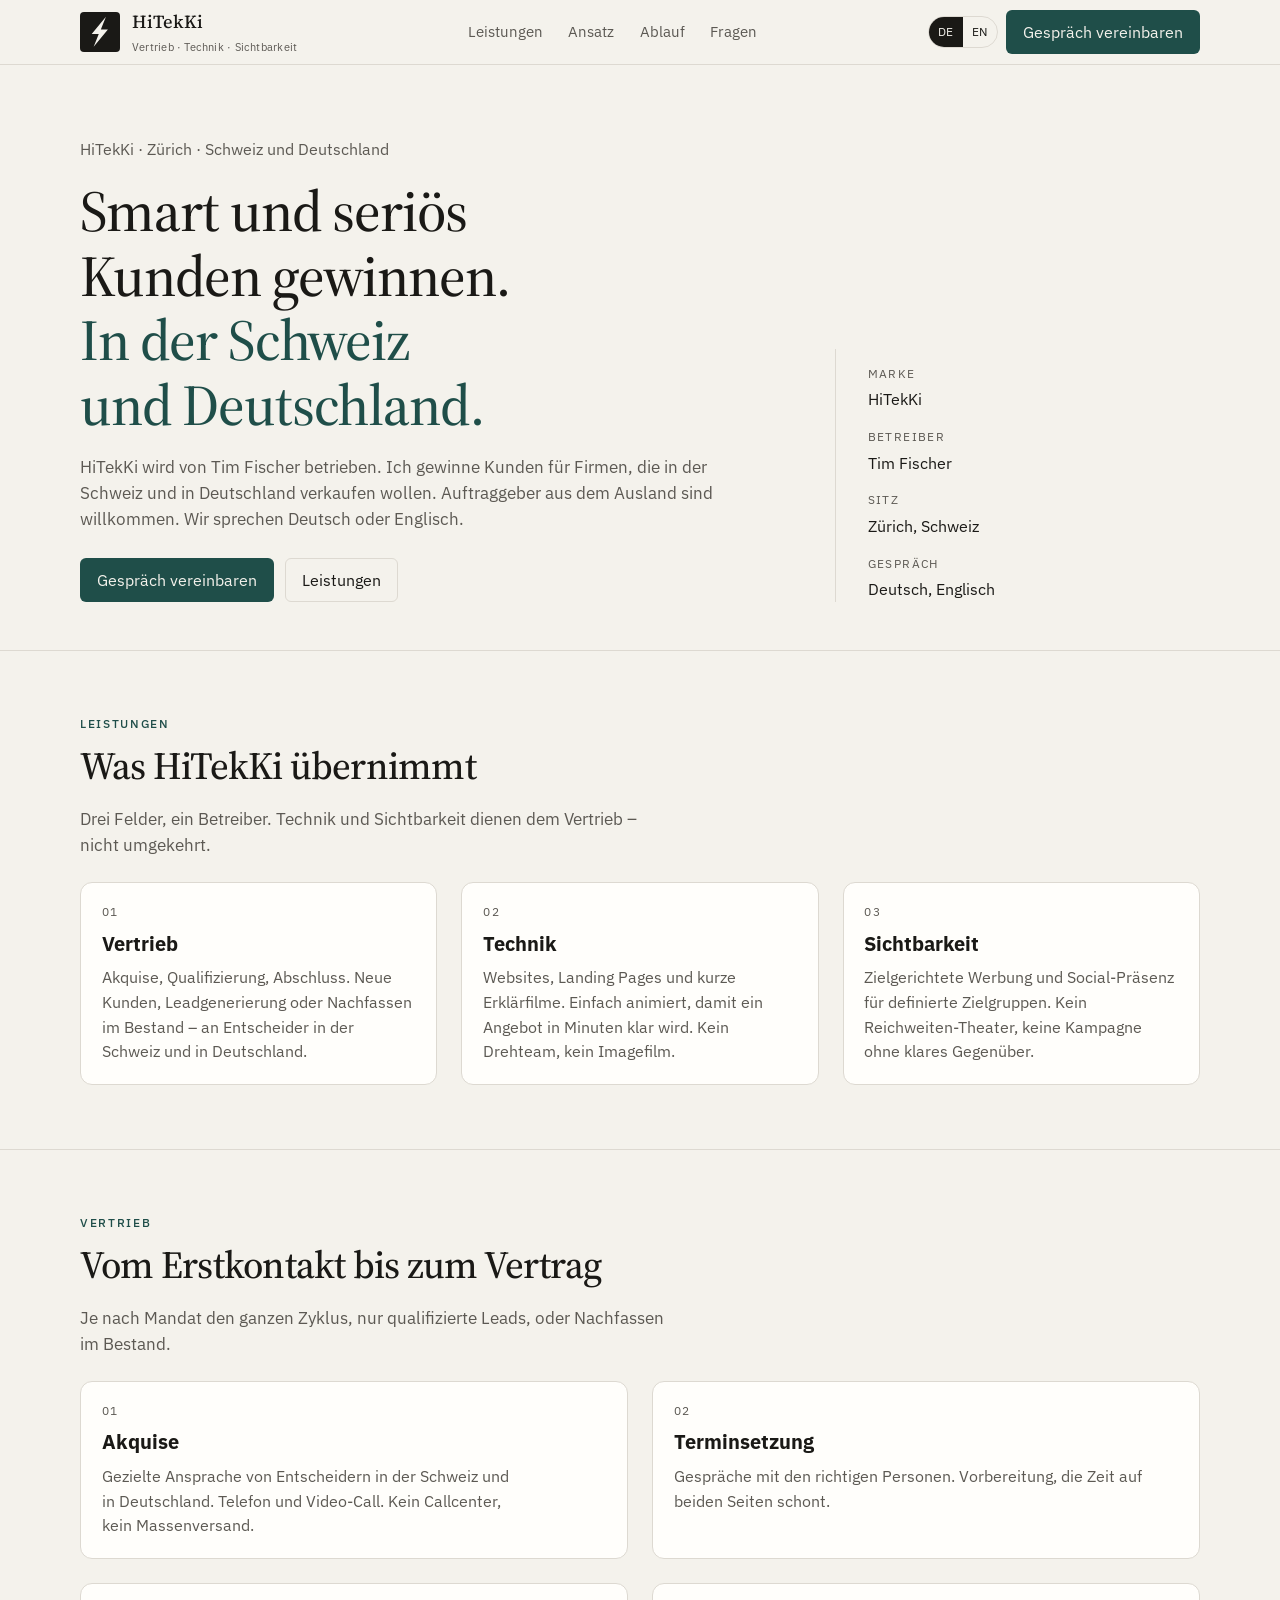
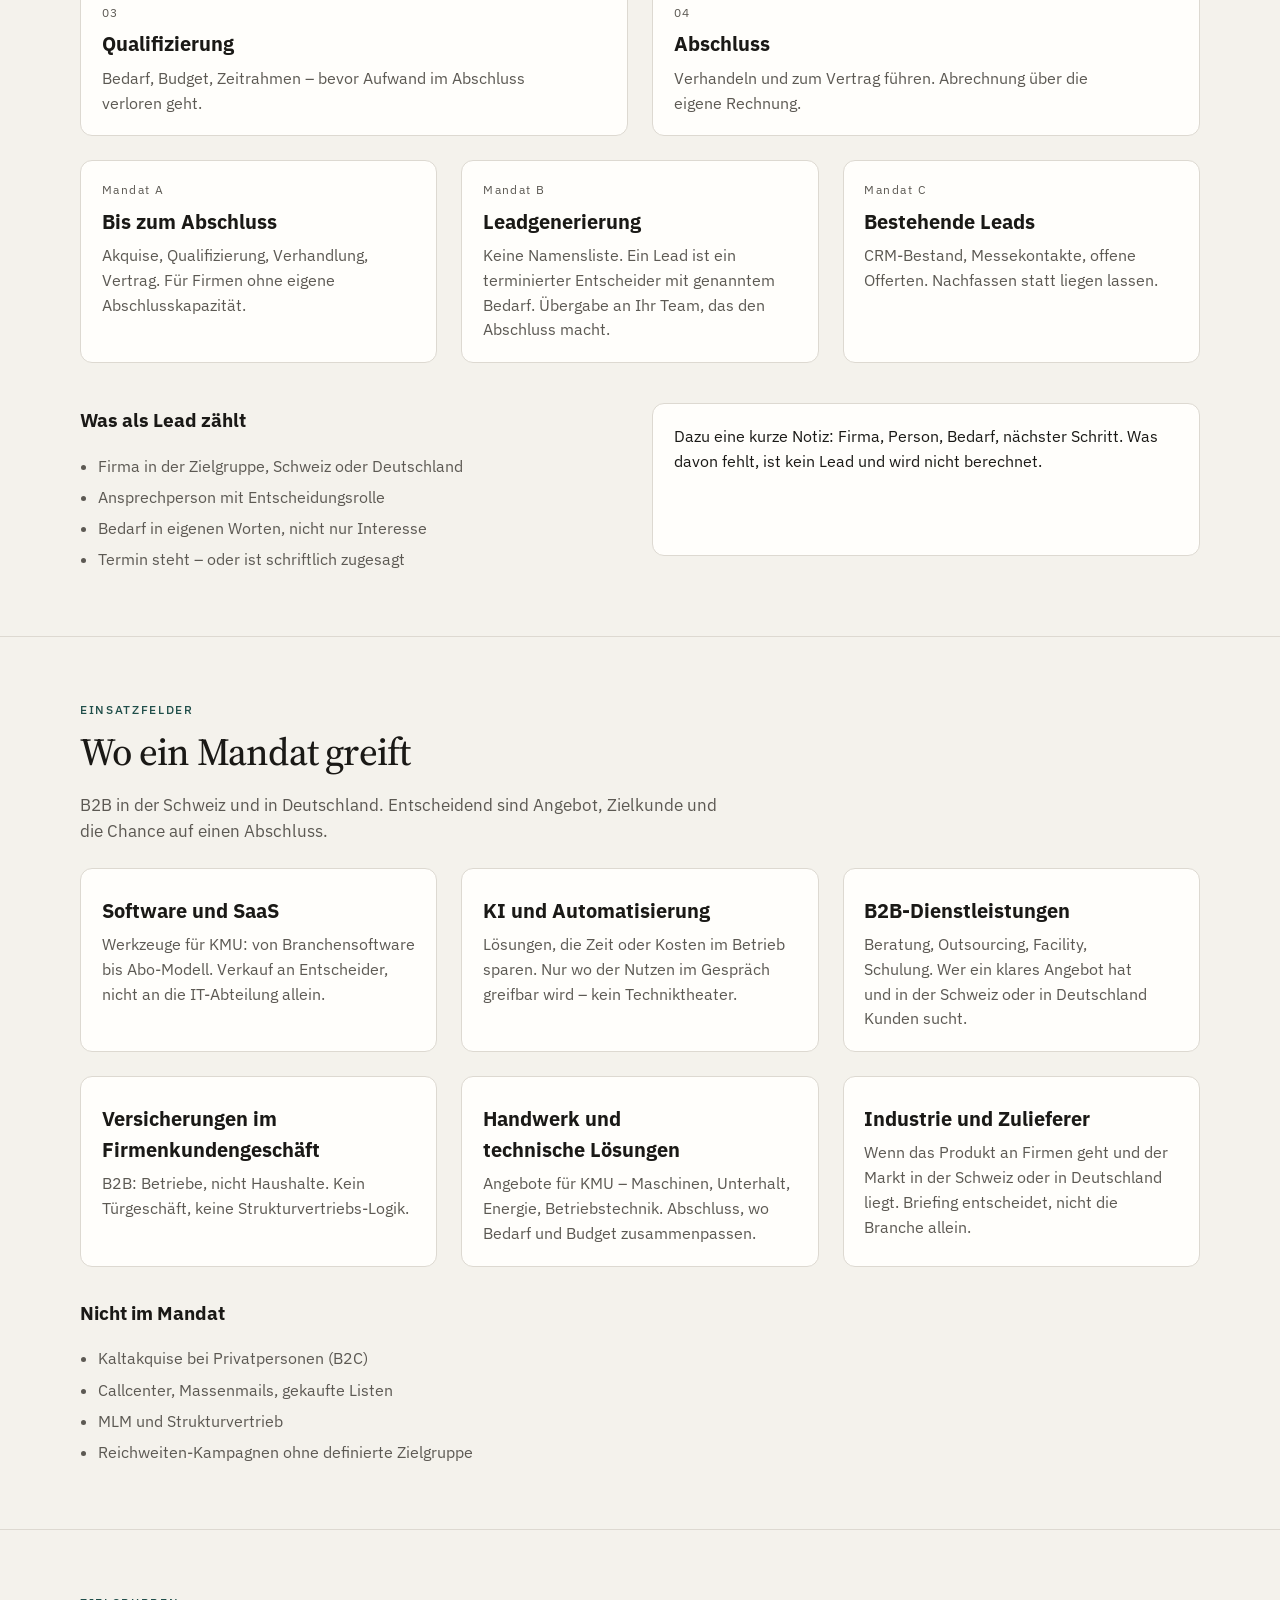
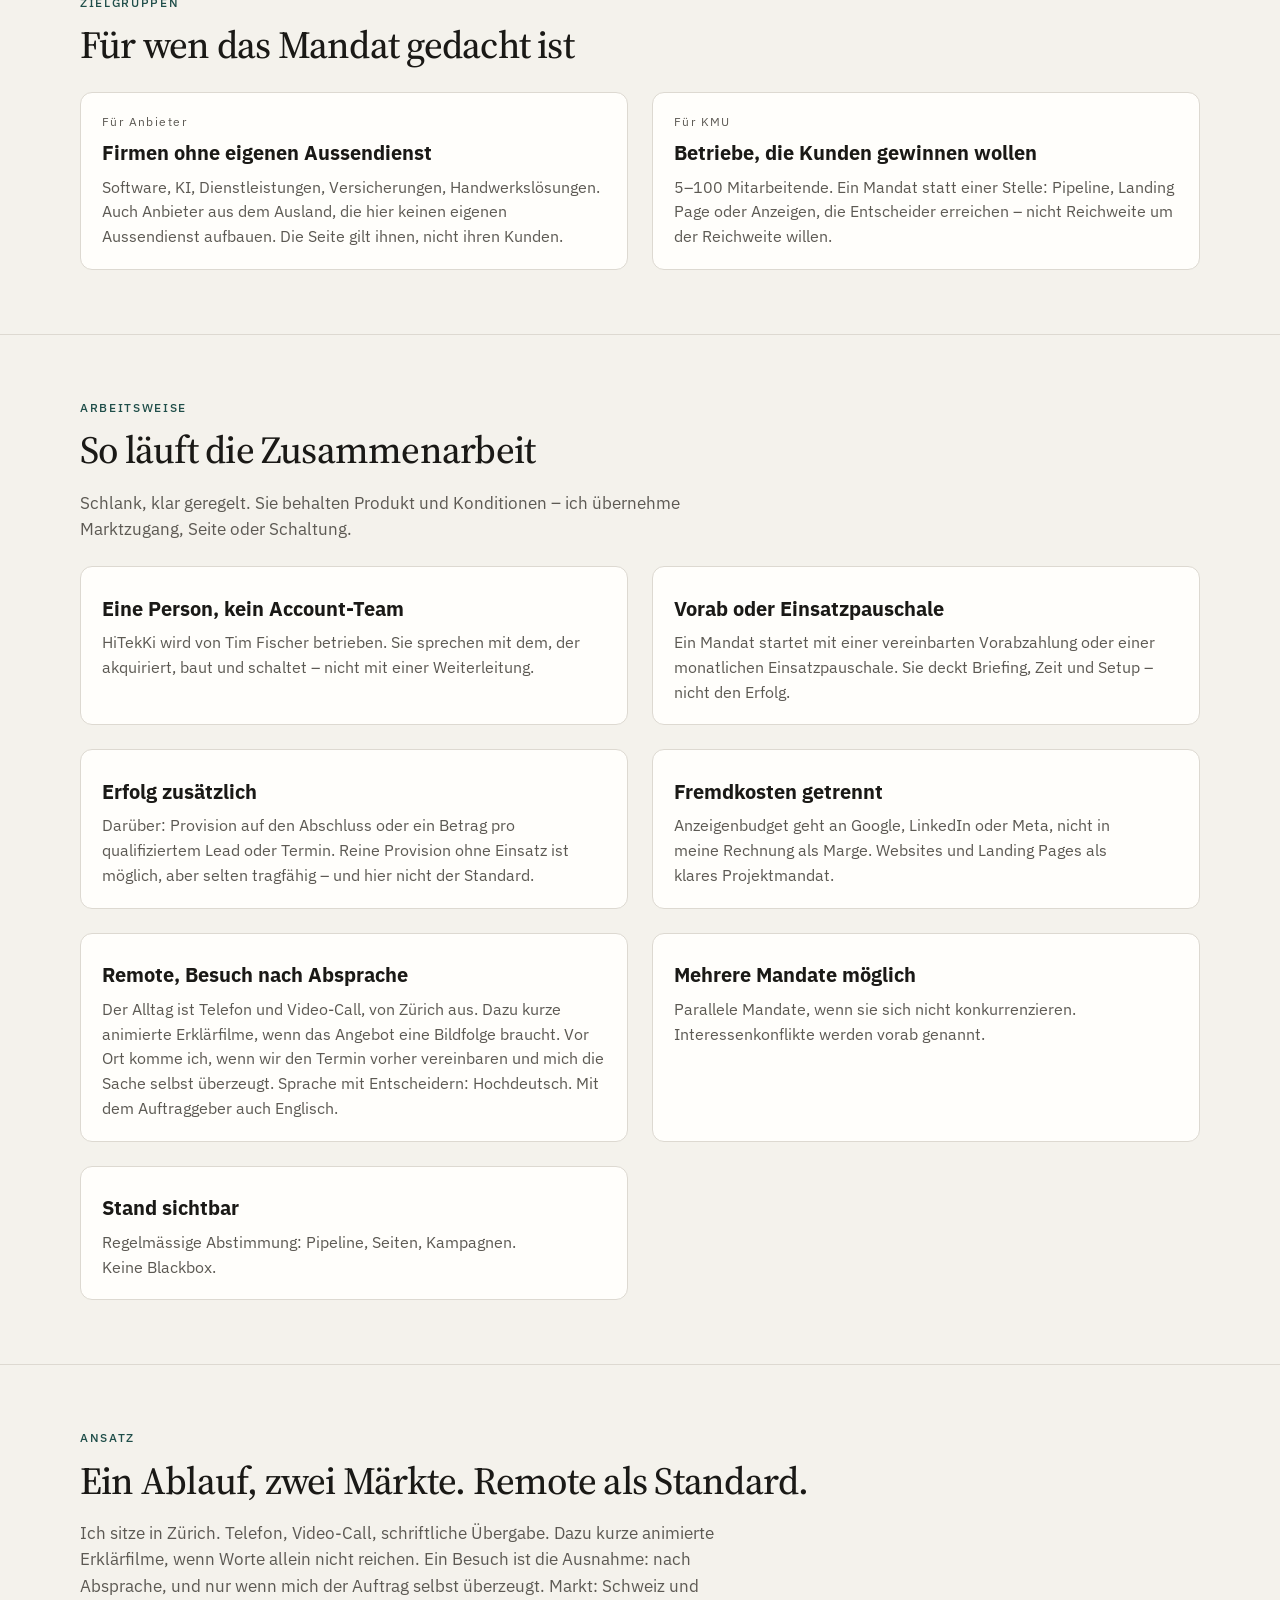
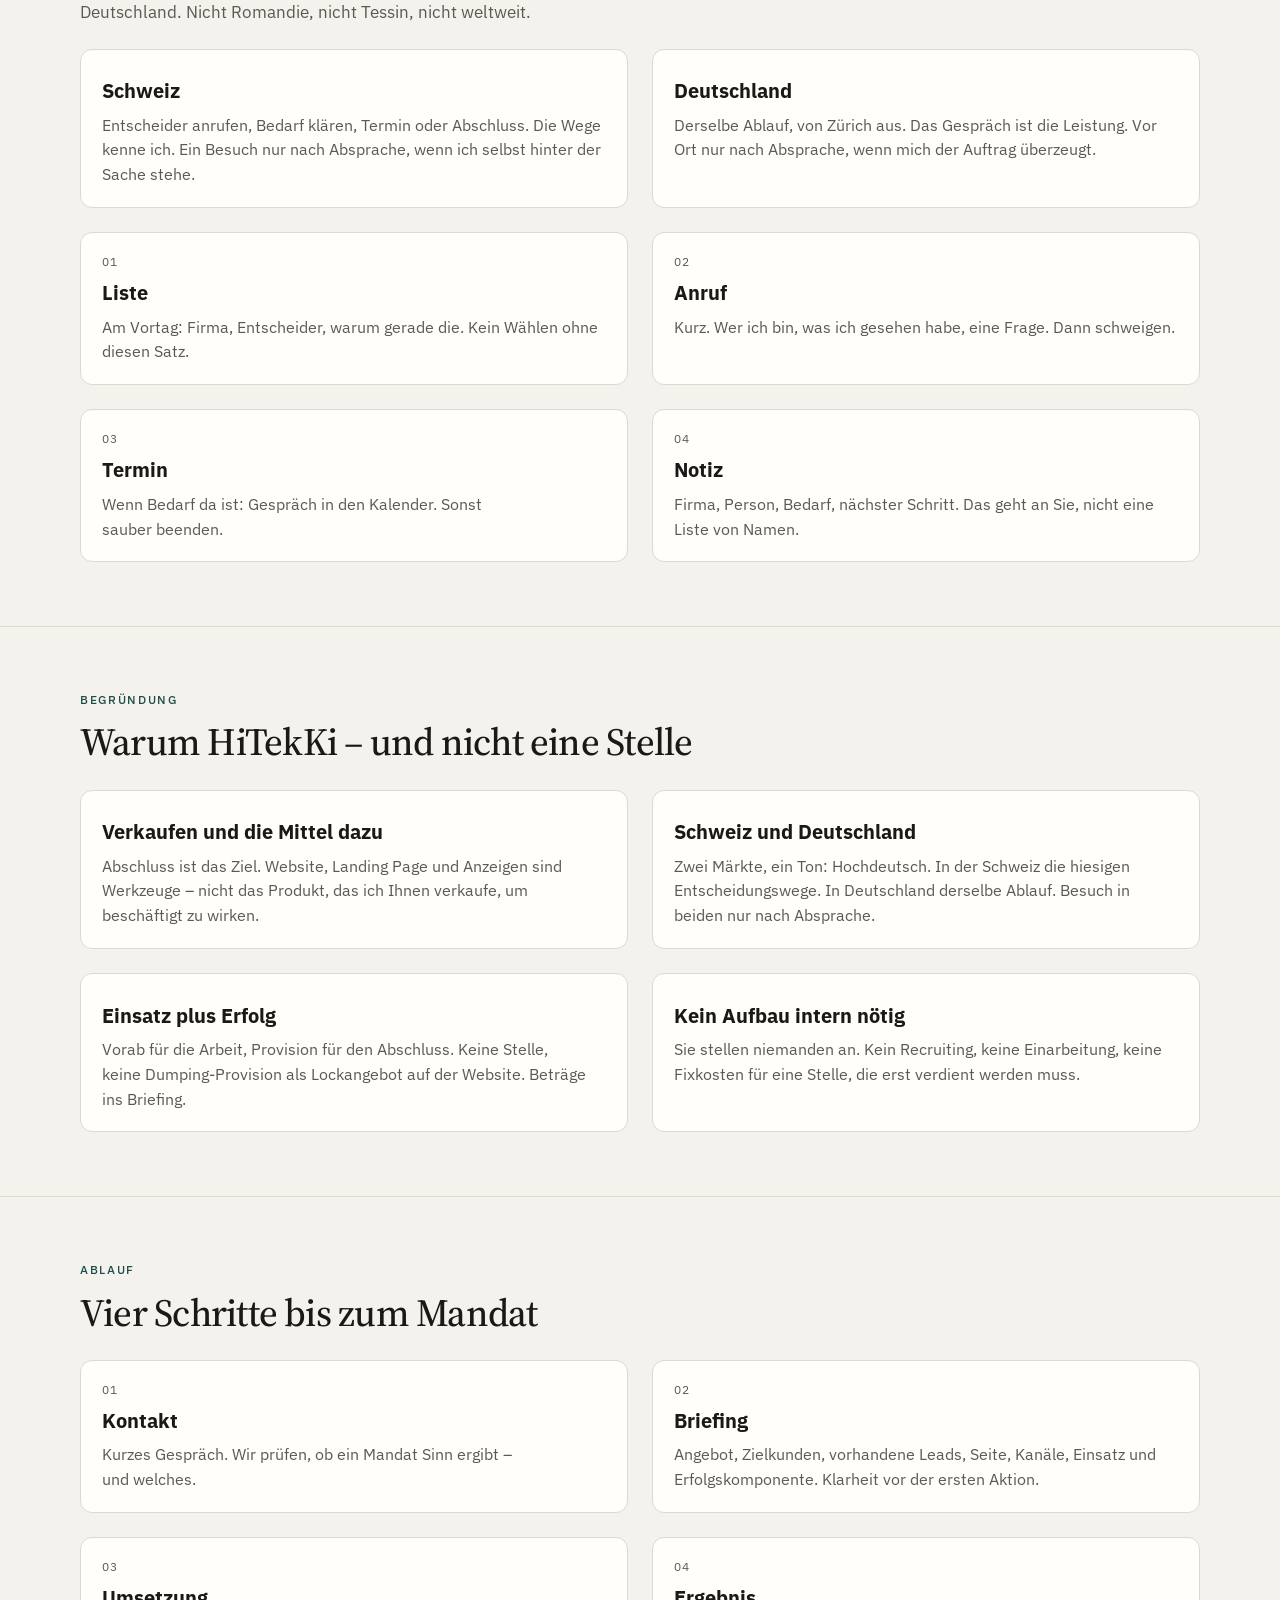
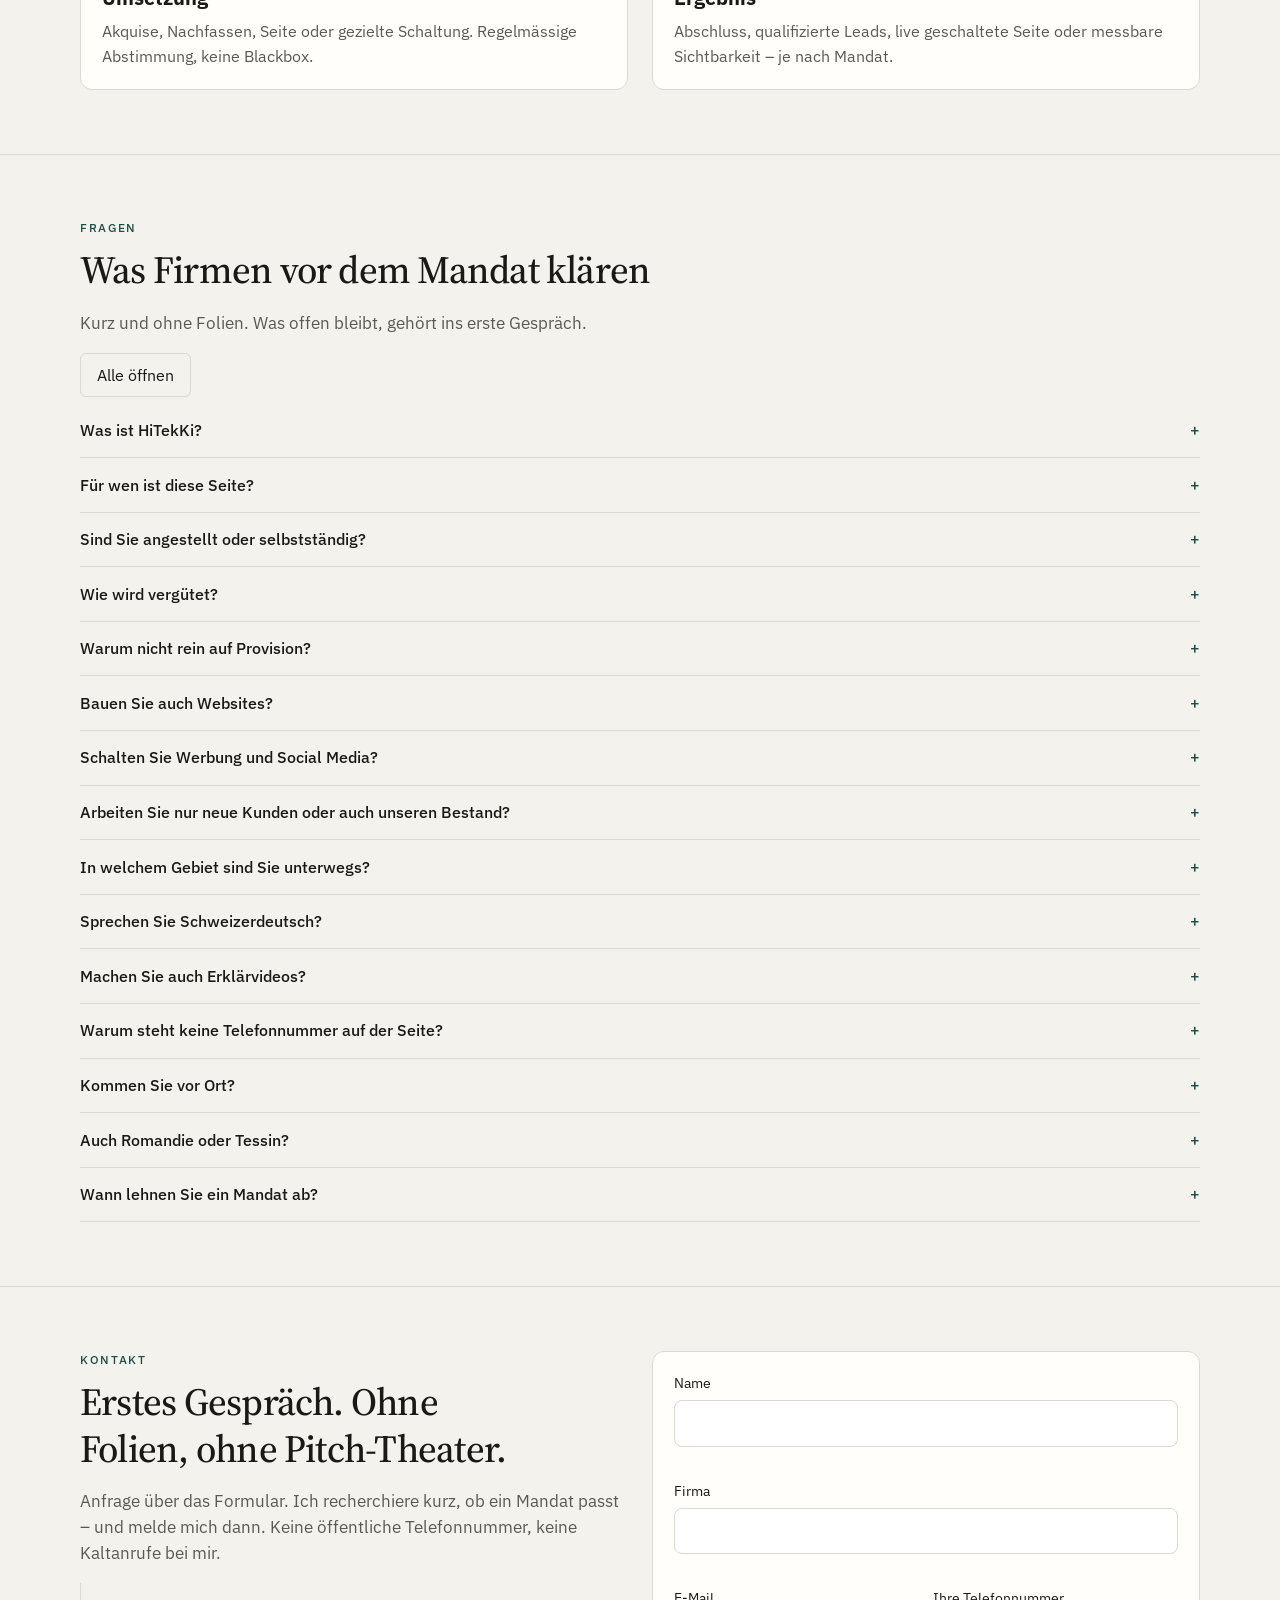
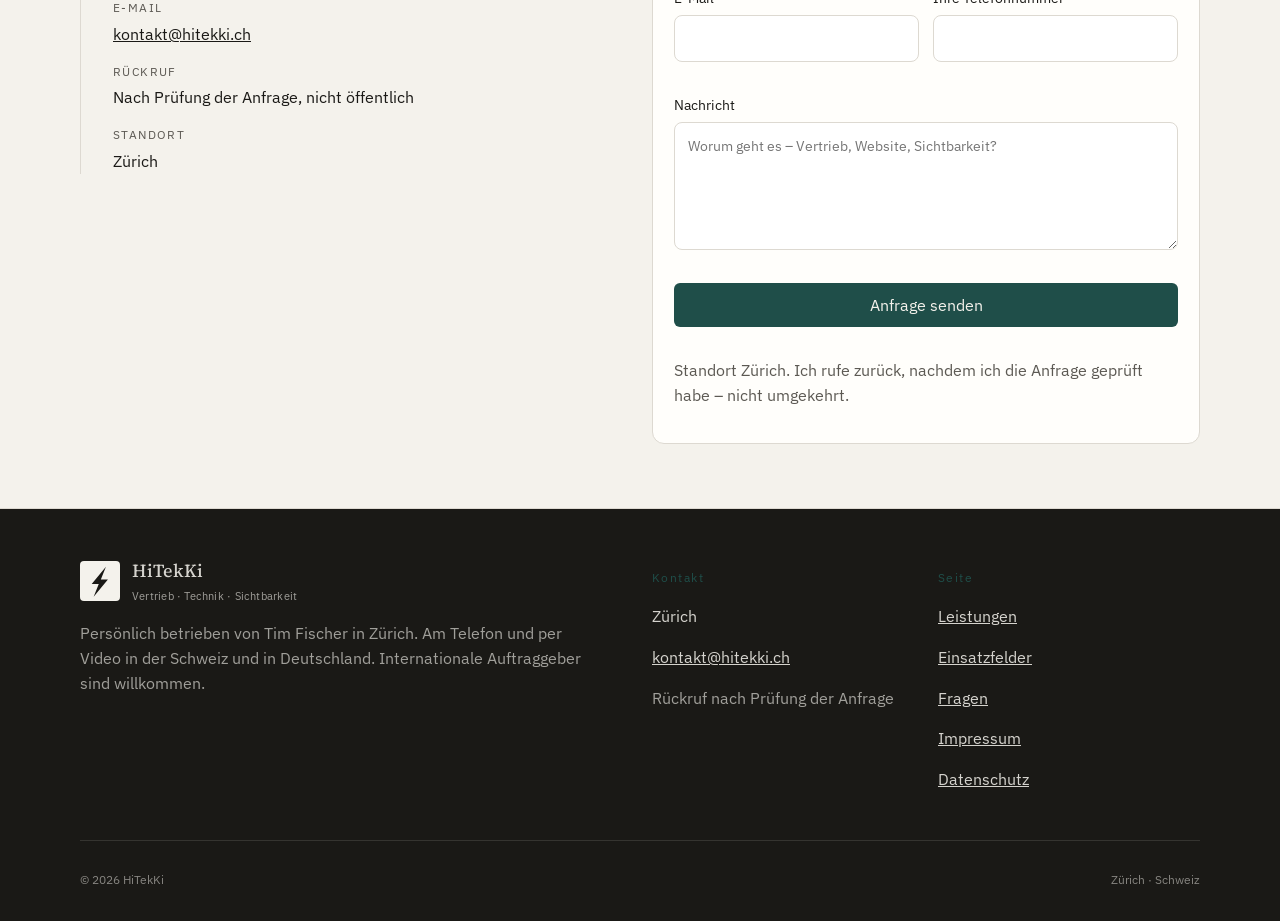
<file: index.html>
<!doctype html>
<html lang="de">
<head>
  <meta charset="utf-8">
  <meta name="viewport" content="width=device-width, initial-scale=1">
  <title>HiTekKi · Vertrieb · Technik · Sichtbarkeit</title>
  <meta name="description" content="HiTekKi – Tim Fischer in Zürich. Smart und seriös Kunden gewinnen, in der Schweiz und in Deutschland.">
  <meta name="theme-color" content="#F4F2EC">
  <link rel="icon" href="favicon.svg" type="image/svg+xml">
  <link rel="preconnect" href="https://fonts.googleapis.com">
  <link rel="preconnect" href="https://fonts.gstatic.com" crossorigin>
  <link href="https://fonts.googleapis.com/css2?family=IBM+Plex+Sans:wght@400;500;600&family=Source+Serif+4:opsz,wght@8..60,500;8..60,600&display=swap" rel="stylesheet">
  <link rel="stylesheet" href="style.css">
</head>
<body>
  <header class="header">
    <div class="wrap header-bar">
      <a class="logo" href="index.html" aria-label="HiTekKi, Startseite">
        <span class="bolt" aria-hidden="true"><svg viewBox="0 0 76 136" fill="currentColor"><path d="M64.5 3 42.5 58.5H73L11.5 133 33.5 77.5H3Z"/></svg></span>
        <span><strong>HiTekKi</strong><small>Vertrieb · Technik · Sichtbarkeit</small></span>
      </a>
      <nav class="nav" aria-label="Hauptnavigation">
        <a href="#leistungen" data-i18n="nav.services">Leistungen</a>
        <a href="#ansatz" data-i18n="nav.approach">Ansatz</a>
        <a href="#ablauf" data-i18n="nav.process">Ablauf</a>
        <a href="#fragen" data-i18n="nav.questions">Fragen</a>
      </nav>
      <div class="header-actions">
        <div class="lang" role="group" aria-label="Sprache">
          <button type="button" data-lang="de" aria-pressed="true">DE</button>
          <button type="button" data-lang="en" aria-pressed="false">EN</button>
        </div>
        <a class="btn" href="#kontakt" data-i18n="nav.cta">Gespräch vereinbaren</a>
        <button class="menu-btn" type="button" data-menu aria-expanded="false" aria-label="Menü öffnen">Menü</button>
      </div>
    </div>
    <div class="wrap mobile-nav" data-mobile>
      <a href="#leistungen" data-i18n="nav.services">Leistungen</a>
      <a href="#ansatz" data-i18n="nav.approach">Ansatz</a>
      <a href="#ablauf" data-i18n="nav.process">Ablauf</a>
      <a href="#fragen" data-i18n="nav.questions">Fragen</a>
      <a href="#kontakt" data-i18n="nav.cta">Gespräch vereinbaren</a>
    </div>
  </header>

  <main>
    <section class="hero">
      <div class="wrap hero-grid">
        <div>
          <p class="muted">HiTekKi · Zürich · <span data-i18n="hero.place">Schweiz und Deutschland</span></p>
          <h1><span data-i18n="hero.line">Smart und seriös Kunden gewinnen.</span><span class="pine" style="display:block" data-i18n="hero.accent">In der Schweiz und Deutschland.</span></h1>
          <p class="lede" data-i18n="hero.body">HiTekKi wird von Tim Fischer betrieben. Ich gewinne Kunden für Firmen, die in der Schweiz und in Deutschland verkaufen wollen. Auftraggeber aus dem Ausland sind willkommen. Wir sprechen Deutsch oder Englisch.</p>
          <div class="actions">
            <a class="btn" href="#kontakt" data-i18n="nav.cta">Gespräch vereinbaren</a>
            <a class="btn ghost" href="#leistungen" data-i18n="hero.services">Leistungen</a>
          </div>
        </div>
        <dl class="meta">
          <div><dt data-i18n="hero.brand">Marke</dt><dd>HiTekKi</dd></div>
          <div><dt data-i18n="hero.operator">Betreiber</dt><dd>Tim Fischer</dd></div>
          <div><dt data-i18n="hero.seat">Sitz</dt><dd>Zürich, Schweiz</dd></div>
          <div><dt data-i18n="hero.talk">Gespräch</dt><dd data-i18n="hero.talkValue">Deutsch, Englisch</dd></div>
        </dl>
      </div>
    </section>

    <section id="leistungen">
      <div class="wrap">
        <p class="kicker" data-i18n="pillars.kicker">Leistungen</p>
        <h2 data-i18n="pillars.title">Was HiTekKi übernimmt</h2>
        <p class="lede" data-i18n="pillars.body">Drei Felder, ein Betreiber. Technik und Sichtbarkeit dienen dem Vertrieb – nicht umgekehrt.</p>
        <div class="cards" style="margin-top:1.5rem">
          <article class="card"><p class="num">01</p><h3 data-i18n="p1.t">Vertrieb</h3><p data-i18n="p1.x">Akquise, Qualifizierung, Abschluss. Neue Kunden, Leadgenerierung oder Nachfassen im Bestand – an Entscheider in der Schweiz und in Deutschland.</p></article>
          <article class="card"><p class="num">02</p><h3 data-i18n="p2.t">Technik</h3><p data-i18n="p2.x">Websites, Landing Pages und kurze Erklärfilme. Einfach animiert, damit ein Angebot in Minuten klar wird. Kein Drehteam, kein Imagefilm.</p></article>
          <article class="card"><p class="num">03</p><h3 data-i18n="p3.t">Sichtbarkeit</h3><p data-i18n="p3.x">Zielgerichtete Werbung und Social-Präsenz für definierte Zielgruppen. Kein Reichweiten-Theater, keine Kampagne ohne klares Gegenüber.</p></article>
        </div>
      </div>
    </section>

    <section id="vertrieb">
      <div class="wrap">
        <p class="kicker" data-i18n="man.kicker">Vertrieb</p>
        <h2 data-i18n="man.title">Vom Erstkontakt bis zum Vertrag</h2>
        <p class="lede" data-i18n="man.body">Je nach Mandat den ganzen Zyklus, nur qualifizierte Leads, oder Nachfassen im Bestand.</p>
        <div class="grid-2" style="margin-top:1.5rem">
          <article class="item"><p class="num">01</p><h3 data-i18n="m1.t">Akquise</h3><p data-i18n="m1.x">Gezielte Ansprache von Entscheidern in der Schweiz und in Deutschland. Telefon und Video-Call. Kein Callcenter, kein Massenversand.</p></article>
          <article class="item"><p class="num">02</p><h3 data-i18n="m2.t">Terminsetzung</h3><p data-i18n="m2.x">Gespräche mit den richtigen Personen. Vorbereitung, die Zeit auf beiden Seiten schont.</p></article>
          <article class="item"><p class="num">03</p><h3 data-i18n="m3.t">Qualifizierung</h3><p data-i18n="m3.x">Bedarf, Budget, Zeitrahmen – bevor Aufwand im Abschluss verloren geht.</p></article>
          <article class="item"><p class="num">04</p><h3 data-i18n="m4.t">Abschluss</h3><p data-i18n="m4.x">Verhandeln und zum Vertrag führen. Abrechnung über die eigene Rechnung.</p></article>
        </div>
        <div class="cards" style="margin-top:1.5rem">
          <article class="card"><p class="num" data-i18n="a.k">Mandat A</p><h3 data-i18n="a.t">Bis zum Abschluss</h3><p data-i18n="a.x">Akquise, Qualifizierung, Verhandlung, Vertrag. Für Firmen ohne eigene Abschlusskapazität.</p></article>
          <article class="card"><p class="num" data-i18n="b.k">Mandat B</p><h3 data-i18n="b.t">Leadgenerierung</h3><p data-i18n="b.x">Keine Namensliste. Ein Lead ist ein terminierter Entscheider mit genanntem Bedarf. Übergabe an Ihr Team, das den Abschluss macht.</p></article>
          <article class="card"><p class="num" data-i18n="c.k">Mandat C</p><h3 data-i18n="c.t">Bestehende Leads</h3><p data-i18n="c.x">CRM-Bestand, Messekontakte, offene Offerten. Nachfassen statt liegen lassen.</p></article>
        </div>
        <div class="two" style="margin-top:1.5rem">
          <div>
            <h3 data-i18n="lead.title">Was als Lead zählt</h3>
            <ul class="clean">
              <li data-i18n="lead.1">Firma in der Zielgruppe, Schweiz oder Deutschland</li>
              <li data-i18n="lead.2">Ansprechperson mit Entscheidungsrolle</li>
              <li data-i18n="lead.3">Bedarf in eigenen Worten, nicht nur Interesse</li>
              <li data-i18n="lead.4">Termin steht – oder ist schriftlich zugesagt</li>
            </ul>
          </div>
          <p class="note" data-i18n="lead.note">Dazu eine kurze Notiz: Firma, Person, Bedarf, nächster Schritt. Was davon fehlt, ist kein Lead und wird nicht berechnet.</p>
        </div>
      </div>
    </section>

    <section id="einsatz">
      <div class="wrap">
        <p class="kicker" data-i18n="fields.kicker">Einsatzfelder</p>
        <h2 data-i18n="fields.title">Wo ein Mandat greift</h2>
        <p class="lede" data-i18n="fields.body">B2B in der Schweiz und in Deutschland. Entscheidend sind Angebot, Zielkunde und die Chance auf einen Abschluss.</p>
        <div class="grid-3" style="margin-top:1.5rem">
          <article class="card"><h3 data-i18n="f1.t">Software und SaaS</h3><p data-i18n="f1.x">Werkzeuge für KMU: von Branchensoftware bis Abo-Modell. Verkauf an Entscheider, nicht an die IT-Abteilung allein.</p></article>
          <article class="card"><h3 data-i18n="f2.t">KI und Automatisierung</h3><p data-i18n="f2.x">Lösungen, die Zeit oder Kosten im Betrieb sparen. Nur wo der Nutzen im Gespräch greifbar wird – kein Techniktheater.</p></article>
          <article class="card"><h3 data-i18n="f3.t">B2B-Dienstleistungen</h3><p data-i18n="f3.x">Beratung, Outsourcing, Facility, Schulung. Wer ein klares Angebot hat und in der Schweiz oder in Deutschland Kunden sucht.</p></article>
          <article class="card"><h3 data-i18n="f4.t">Versicherungen im Firmenkundengeschäft</h3><p data-i18n="f4.x">B2B: Betriebe, nicht Haushalte. Kein Türgeschäft, keine Strukturvertriebs-Logik.</p></article>
          <article class="card"><h3 data-i18n="f5.t">Handwerk und technische Lösungen</h3><p data-i18n="f5.x">Angebote für KMU – Maschinen, Unterhalt, Energie, Betriebstechnik. Abschluss, wo Bedarf und Budget zusammenpassen.</p></article>
          <article class="card"><h3 data-i18n="f6.t">Industrie und Zulieferer</h3><p data-i18n="f6.x">Wenn das Produkt an Firmen geht und der Markt in der Schweiz oder in Deutschland liegt. Briefing entscheidet, nicht die Branche allein.</p></article>
        </div>
        <h3 style="margin-top:2rem" data-i18n="out.title">Nicht im Mandat</h3>
        <ul class="clean">
          <li data-i18n="out.1">Kaltakquise bei Privatpersonen (B2C)</li>
          <li data-i18n="out.2">Callcenter, Massenmails, gekaufte Listen</li>
          <li data-i18n="out.3">MLM und Strukturvertrieb</li>
          <li data-i18n="out.4">Reichweiten-Kampagnen ohne definierte Zielgruppe</li>
        </ul>
      </div>
    </section>

    <section id="fuer-wen">
      <div class="wrap">
        <p class="kicker" data-i18n="aud.kicker">Zielgruppen</p>
        <h2 data-i18n="aud.title">Für wen das Mandat gedacht ist</h2>
        <div class="two" style="margin-top:1.5rem">
          <article class="card"><p class="num" data-i18n="aud1.k">Für Anbieter</p><h3 data-i18n="aud1.t">Firmen ohne eigenen Aussendienst</h3><p data-i18n="aud1.x">Software, KI, Dienstleistungen, Versicherungen, Handwerkslösungen. Auch Anbieter aus dem Ausland, die hier keinen eigenen Aussendienst aufbauen. Die Seite gilt ihnen, nicht ihren Kunden.</p></article>
          <article class="card"><p class="num" data-i18n="aud2.k">Für KMU</p><h3 data-i18n="aud2.t">Betriebe, die Kunden gewinnen wollen</h3><p data-i18n="aud2.x">5–100 Mitarbeitende. Ein Mandat statt einer Stelle: Pipeline, Landing Page oder Anzeigen, die Entscheider erreichen – nicht Reichweite um der Reichweite willen.</p></article>
        </div>
      </div>
    </section>

    <section id="arbeitsweise">
      <div class="wrap">
        <p class="kicker" data-i18n="met.kicker">Arbeitsweise</p>
        <h2 data-i18n="met.title">So läuft die Zusammenarbeit</h2>
        <p class="lede" data-i18n="met.body">Schlank, klar geregelt. Sie behalten Produkt und Konditionen – ich übernehme Marktzugang, Seite oder Schaltung.</p>
        <div class="grid-2" style="margin-top:1.5rem">
          <article class="item"><h3 data-i18n="w1.t">Eine Person, kein Account-Team</h3><p data-i18n="w1.x">HiTekKi wird von Tim Fischer betrieben. Sie sprechen mit dem, der akquiriert, baut und schaltet – nicht mit einer Weiterleitung.</p></article>
          <article class="item"><h3 data-i18n="w2.t">Vorab oder Einsatzpauschale</h3><p data-i18n="w2.x">Ein Mandat startet mit einer vereinbarten Vorabzahlung oder einer monatlichen Einsatzpauschale. Sie deckt Briefing, Zeit und Setup – nicht den Erfolg.</p></article>
          <article class="item"><h3 data-i18n="w3.t">Erfolg zusätzlich</h3><p data-i18n="w3.x">Darüber: Provision auf den Abschluss oder ein Betrag pro qualifiziertem Lead oder Termin. Reine Provision ohne Einsatz ist möglich, aber selten tragfähig – und hier nicht der Standard.</p></article>
          <article class="item"><h3 data-i18n="w4.t">Fremdkosten getrennt</h3><p data-i18n="w4.x">Anzeigenbudget geht an Google, LinkedIn oder Meta, nicht in meine Rechnung als Marge. Websites und Landing Pages als klares Projektmandat.</p></article>
          <article class="item"><h3 data-i18n="w5.t">Remote, Besuch nach Absprache</h3><p data-i18n="w5.x">Der Alltag ist Telefon und Video-Call, von Zürich aus. Dazu kurze animierte Erklärfilme, wenn das Angebot eine Bildfolge braucht. Vor Ort komme ich, wenn wir den Termin vorher vereinbaren und mich die Sache selbst überzeugt. Sprache mit Entscheidern: Hochdeutsch. Mit dem Auftraggeber auch Englisch.</p></article>
          <article class="item"><h3 data-i18n="w6.t">Mehrere Mandate möglich</h3><p data-i18n="w6.x">Parallele Mandate, wenn sie sich nicht konkurrenzieren. Interessenkonflikte werden vorab genannt.</p></article>
          <article class="item"><h3 data-i18n="w7.t">Stand sichtbar</h3><p data-i18n="w7.x">Regelmässige Abstimmung: Pipeline, Seiten, Kampagnen. Keine Blackbox.</p></article>
        </div>
      </div>
    </section>

    <section id="ansatz">
      <div class="wrap">
        <p class="kicker" data-i18n="app.kicker">Ansatz</p>
        <h2 data-i18n="app.title">Ein Ablauf, zwei Märkte. Remote als Standard.</h2>
        <p class="lede" data-i18n="app.body">Ich sitze in Zürich. Telefon, Video-Call, schriftliche Übergabe. Dazu kurze animierte Erklärfilme, wenn Worte allein nicht reichen. Ein Besuch ist die Ausnahme: nach Absprache, und nur wenn mich der Auftrag selbst überzeugt. Markt: Schweiz und Deutschland. Nicht Romandie, nicht Tessin, nicht weltweit.</p>
        <div class="two" style="margin-top:1.5rem">
          <article class="card"><h3 data-i18n="mk1.t">Schweiz</h3><p data-i18n="mk1.x">Entscheider anrufen, Bedarf klären, Termin oder Abschluss. Die Wege kenne ich. Ein Besuch nur nach Absprache, wenn ich selbst hinter der Sache stehe.</p></article>
          <article class="card"><h3 data-i18n="mk2.t">Deutschland</h3><p data-i18n="mk2.x">Derselbe Ablauf, von Zürich aus. Das Gespräch ist die Leistung. Vor Ort nur nach Absprache, wenn mich der Auftrag überzeugt.</p></article>
        </div>
        <div class="grid-2" style="margin-top:1.5rem">
          <article class="item"><p class="num">01</p><h3 data-i18n="d1.t">Liste</h3><p data-i18n="d1.x">Am Vortag: Firma, Entscheider, warum gerade die. Kein Wählen ohne diesen Satz.</p></article>
          <article class="item"><p class="num">02</p><h3 data-i18n="d2.t">Anruf</h3><p data-i18n="d2.x">Kurz. Wer ich bin, was ich gesehen habe, eine Frage. Dann schweigen.</p></article>
          <article class="item"><p class="num">03</p><h3 data-i18n="d3.t">Termin</h3><p data-i18n="d3.x">Wenn Bedarf da ist: Gespräch in den Kalender. Sonst sauber beenden.</p></article>
          <article class="item"><p class="num">04</p><h3 data-i18n="d4.t">Notiz</h3><p data-i18n="d4.x">Firma, Person, Bedarf, nächster Schritt. Das geht an Sie, nicht eine Liste von Namen.</p></article>
        </div>
      </div>
    </section>

    <section id="warum">
      <div class="wrap">
        <p class="kicker" data-i18n="why.kicker">Begründung</p>
        <h2 data-i18n="why.title">Warum HiTekKi – und nicht eine Stelle</h2>
        <div class="grid-2" style="margin-top:1.5rem">
          <article class="item"><h3 data-i18n="r1.t">Verkaufen und die Mittel dazu</h3><p data-i18n="r1.x">Abschluss ist das Ziel. Website, Landing Page und Anzeigen sind Werkzeuge – nicht das Produkt, das ich Ihnen verkaufe, um beschäftigt zu wirken.</p></article>
          <article class="item"><h3 data-i18n="r2.t">Schweiz und Deutschland</h3><p data-i18n="r2.x">Zwei Märkte, ein Ton: Hochdeutsch. In der Schweiz die hiesigen Entscheidungswege. In Deutschland derselbe Ablauf. Besuch in beiden nur nach Absprache.</p></article>
          <article class="item"><h3 data-i18n="r3.t">Einsatz plus Erfolg</h3><p data-i18n="r3.x">Vorab für die Arbeit, Provision für den Abschluss. Keine Stelle, keine Dumping-Provision als Lockangebot auf der Website. Beträge ins Briefing.</p></article>
          <article class="item"><h3 data-i18n="r4.t">Kein Aufbau intern nötig</h3><p data-i18n="r4.x">Sie stellen niemanden an. Kein Recruiting, keine Einarbeitung, keine Fixkosten für eine Stelle, die erst verdient werden muss.</p></article>
        </div>
      </div>
    </section>

    <section id="ablauf">
      <div class="wrap">
        <p class="kicker" data-i18n="pro.kicker">Ablauf</p>
        <h2 data-i18n="pro.title">Vier Schritte bis zum Mandat</h2>
        <div class="grid-2" style="margin-top:1.5rem">
          <article class="item"><p class="num">01</p><h3 data-i18n="s1.t">Kontakt</h3><p data-i18n="s1.x">Kurzes Gespräch. Wir prüfen, ob ein Mandat Sinn ergibt – und welches.</p></article>
          <article class="item"><p class="num">02</p><h3 data-i18n="s2.t">Briefing</h3><p data-i18n="s2.x">Angebot, Zielkunden, vorhandene Leads, Seite, Kanäle, Einsatz und Erfolgskomponente. Klarheit vor der ersten Aktion.</p></article>
          <article class="item"><p class="num">03</p><h3 data-i18n="s3.t">Umsetzung</h3><p data-i18n="s3.x">Akquise, Nachfassen, Seite oder gezielte Schaltung. Regelmässige Abstimmung, keine Blackbox.</p></article>
          <article class="item"><p class="num">04</p><h3 data-i18n="s4.t">Ergebnis</h3><p data-i18n="s4.x">Abschluss, qualifizierte Leads, live geschaltete Seite oder messbare Sichtbarkeit – je nach Mandat.</p></article>
        </div>
      </div>
    </section>

    <section id="fragen">
      <div class="wrap">
        <p class="kicker" data-i18n="faq.kicker">Fragen</p>
        <h2 data-i18n="faq.title">Was Firmen vor dem Mandat klären</h2>
        <p class="lede" data-i18n="faq.body">Kurz und ohne Folien. Was offen bleibt, gehört ins erste Gespräch.</p>
        <p class="faq-tools"><button class="btn ghost" type="button" data-faq-toggle data-open="0" data-i18n="faq.open">Alle öffnen</button></p>
        <div id="faq-list">
          <details><summary data-i18n="q1">Was ist HiTekKi?</summary><p data-i18n="a1">Die Marke für meine Arbeit: Vertrieb, Technik, Sichtbarkeit. Betreiber bin ich, Tim Fischer, selbstständig in Zürich. Kein Team hinter der Kulisse, kein Dialekt, keine Agentur mit zehn Logos.</p></details>
          <details><summary data-i18n="q2">Für wen ist diese Seite?</summary><p data-i18n="a2">Für Firmen, die in der Schweiz oder in Deutschland verkaufen wollen. Der Auftraggeber darf im Ausland sitzen. Mit ihm spreche ich Deutsch oder Englisch, mit seinen Kunden auf Hochdeutsch.</p></details>
          <details><summary data-i18n="q3">Sind Sie angestellt oder selbstständig?</summary><p data-i18n="a3">Selbstständig. Eigene Rechnung, kein Arbeitsvertrag. Sie beauftragen ein Mandat. Das ist für Partner und Sozialversicherungen der saubere Weg.</p></details>
          <details><summary data-i18n="q4">Wie wird vergütet?</summary><p data-i18n="a4">Drei Teile, klar getrennt: eine Vorabzahlung oder Einsatzpauschale für die Arbeit; Provision oder Betrag pro qualifiziertem Lead, wenn es um Vertrieb geht; Anzeigenbudget direkt an die Plattform. Websites als Projektmandat. Beträge im Gespräch, nicht als Dumping auf der Seite.</p></details>
          <details><summary data-i18n="q5">Warum nicht rein auf Provision?</summary><p data-i18n="a5">Weil seriöse Akquise Zeit kostet, bevor der erste Abschluss da ist. Ohne Einsatz tragen nur Mandate mit sehr hoher Abschlusswahrscheinlichkeit. Ein kleines Fixum oder eine Vorabzahlung filtert ausserdem Anfragen, die nicht ernst gemeint sind – für beide Seiten.</p></details>
          <details><summary data-i18n="q6">Bauen Sie auch Websites?</summary><p data-i18n="a6">Ja – Seiten und Landing Pages, die Anfragen oder Abschlüsse tragen. Kein Design um des Designs willen.</p></details>
          <details><summary data-i18n="q7">Schalten Sie Werbung und Social Media?</summary><p data-i18n="a7">Ja, zielgerichtet: Suchanzeigen, LinkedIn, wo nötig Meta. Zielgruppe und Angebot zuerst, Kanal danach. Kein TikTok-Entertainment, keine Reichweite ohne Entscheider.</p></details>
          <details><summary data-i18n="q8">Arbeiten Sie nur neue Kunden oder auch unseren Bestand?</summary><p data-i18n="a8">Beides. Neue Akquise, Leadgenerierung für Ihr Team oder Nachfassen von CRM, Messekontakten und offenen Offerten.</p></details>
          <details><summary data-i18n="q9">In welchem Gebiet sind Sie unterwegs?</summary><p data-i18n="a9">Sitz Zürich. Normalfall ist Telefon und Video-Call, in der Schweiz und in Deutschland. Ein Besuch ist möglich, vorher abgesprochen, und nur wenn mich der Auftrag selbst überzeugt.</p></details>
          <details><summary data-i18n="q10">Sprechen Sie Schweizerdeutsch?</summary><p data-i18n="a10">Nein. Gespräche mit Entscheidern auf Hochdeutsch. Das gilt in der Schweiz und in Deutschland. Mit dem Auftraggeber auch auf Englisch.</p></details>
          <details><summary data-i18n="q11">Machen Sie auch Erklärvideos?</summary><p data-i18n="a11">Ja. Kurze, einfach animierte Filme und Video-Präsentationen, die ein Angebot verständlich machen. Kein Kamerateam, kein Hochglanz. Der Film dient dem Gespräch, nicht der Selbstdarstellung.</p></details>
          <details><summary data-i18n="q12">Warum steht keine Telefonnummer auf der Seite?</summary><p data-i18n="a12">Weil ich Anfragen zuerst prüfe: Firma, Angebot, ob ein Mandat sinnvoll ist. Danach der Rückruf. Keine öffentliche Nummer, keine ungefilterten Anrufe.</p></details>
          <details><summary data-i18n="q13">Kommen Sie vor Ort?</summary><p data-i18n="a13">Nach Absprache, ja. Remote bleibt der Normalfall. Ich komme, wenn der Termin vorher steht und mich die Sache selbst interessiert. Nicht als Aussendienst auf Abruf.</p></details>
          <details><summary data-i18n="q14">Auch Romandie oder Tessin?</summary><p data-i18n="a14">Nein. Gespräche mit Entscheidern auf Hochdeutsch. Markt ist die Schweiz und Deutschland, nicht die französisch- oder italienischsprachige Schweiz.</p></details>
          <details><summary data-i18n="q15">Wann lehnen Sie ein Mandat ab?</summary><p data-i18n="a15">Wenn Angebot, Markt oder Konditionen nicht tragen. Lieber kein Mandat als Aktivität ohne Abschlusschance.</p></details>
        </div>
      </div>
    </section>

    <section id="kontakt">
      <div class="wrap split">
        <div>
          <p class="kicker" data-i18n="con.kicker">Kontakt</p>
          <h2 data-i18n="con.title">Erstes Gespräch. Ohne Folien, ohne Pitch-Theater.</h2>
          <p class="lede" data-i18n="con.body">Anfrage über das Formular. Ich recherchiere kurz, ob ein Mandat passt – und melde mich dann. Keine öffentliche Telefonnummer, keine Kaltanrufe bei mir.</p>
          <dl class="meta">
            <div><dt data-i18n="con.email">E-Mail</dt><dd><a href="mailto:kontakt@hitekki.ch">kontakt@hitekki.ch</a></dd></div>
            <div><dt data-i18n="con.callback">Rückruf</dt><dd data-i18n="con.callbackValue">Nach Prüfung der Anfrage, nicht öffentlich</dd></div>
            <div><dt data-i18n="con.location">Standort</dt><dd>Zürich</dd></div>
          </dl>
        </div>
        <div>
          <form data-form novalidate>
            <label><span data-i18n="form.name">Name</span><input name="name" autocomplete="name" required><span class="error" data-err="name"></span></label>
            <label><span data-i18n="form.company">Firma</span><input name="company" autocomplete="organization" required><span class="error" data-err="company"></span></label>
            <div class="form-row">
              <label><span data-i18n="form.email">E-Mail</span><input name="email" type="email" autocomplete="email" required><span class="error" data-err="email"></span></label>
              <label><span data-i18n="form.phone">Ihre Telefonnummer</span><input name="phone" type="tel" autocomplete="tel" required><span class="error" data-err="phone"></span></label>
            </div>
            <label><span data-i18n="form.message">Nachricht</span><textarea name="message" data-i18n-ph="form.ph" placeholder="Worum geht es – Vertrieb, Website, Sichtbarkeit?" required></textarea><span class="error" data-err="message"></span></label>
            <button class="btn" type="submit" data-i18n="form.submit">Anfrage senden</button>
            <p class="muted" data-i18n="form.note">Standort Zürich. Ich rufe zurück, nachdem ich die Anfrage geprüft habe – nicht umgekehrt.</p>
          </form>
          <div class="card thanks" data-thanks>
            <h3 data-i18n="form.thanks">Danke für die Anfrage.</h3>
            <p data-i18n="form.thanksBody">Ich prüfe, ob ein Mandat passt, und melde mich in der Regel innerhalb von zwei Arbeitstagen.</p>
          </div>
        </div>
      </div>
    </section>
  </main>

  <footer class="footer">
    <div class="wrap foot-grid">
      <div>
        <a class="logo" href="index.html">
          <span class="bolt" aria-hidden="true"><svg viewBox="0 0 76 136" fill="currentColor"><path d="M64.5 3 42.5 58.5H73L11.5 133 33.5 77.5H3Z"/></svg></span>
          <span><strong>HiTekKi</strong><small>Vertrieb · Technik · Sichtbarkeit</small></span>
        </a>
        <p class="dim" data-i18n="foot.blurb">Persönlich betrieben von Tim Fischer in Zürich. Am Telefon und per Video in der Schweiz und in Deutschland. Internationale Auftraggeber sind willkommen.</p>
      </div>
      <div class="legal-links">
        <div>
          <p class="num" data-i18n="foot.contact">Kontakt</p>
          <p>Zürich</p>
          <p><a href="mailto:kontakt@hitekki.ch">kontakt@hitekki.ch</a></p>
          <p class="dim" data-i18n="foot.callback">Rückruf nach Prüfung der Anfrage</p>
        </div>
        <div>
          <p class="num" data-i18n="foot.page">Seite</p>
          <p><a href="#leistungen" data-i18n="foot.services">Leistungen</a></p>
          <p><a href="#einsatz" data-i18n="foot.fields">Einsatzfelder</a></p>
          <p><a href="#fragen" data-i18n="foot.questions">Fragen</a></p>
          <p><a href="impressum.html" data-i18n="foot.imprint">Impressum</a></p>
          <p><a href="datenschutz.html" data-i18n="foot.privacy">Datenschutz</a></p>
        </div>
      </div>
    </div>
    <div class="wrap foot-bottom">
      <p>© 2026 HiTekKi</p>
      <p>Zürich · Schweiz</p>
    </div>
  </footer>
  <script src="script.js"></script>
</body>
</html>
</file>
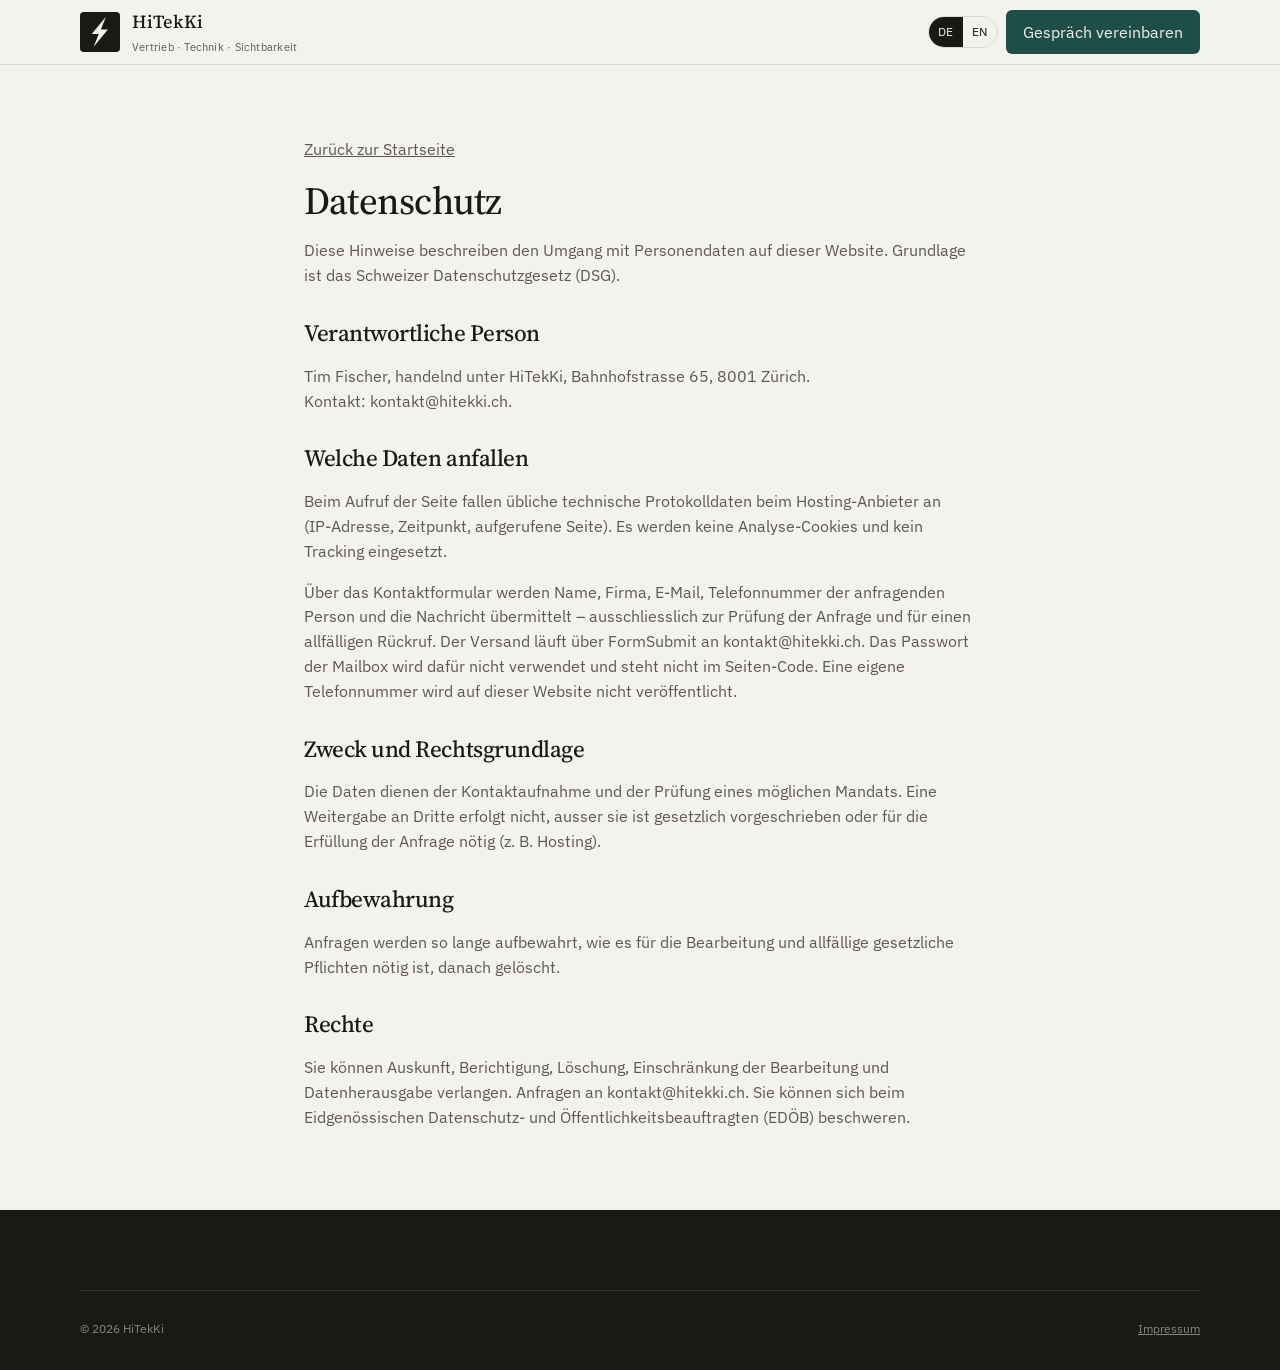
<file: datenschutz.html>
<!doctype html>
<html lang="de">
<head>
  <meta charset="utf-8">
  <meta name="viewport" content="width=device-width, initial-scale=1">
  <title>Datenschutz · HiTekKi</title>
  <meta name="theme-color" content="#F4F2EC">
  <link rel="icon" href="favicon.svg" type="image/svg+xml">
  <link rel="preconnect" href="https://fonts.googleapis.com">
  <link rel="preconnect" href="https://fonts.gstatic.com" crossorigin>
  <link href="https://fonts.googleapis.com/css2?family=IBM+Plex+Sans:wght@400;500;600&family=Source+Serif+4:opsz,wght@8..60,500;8..60,600&display=swap" rel="stylesheet">
  <link rel="stylesheet" href="style.css">
</head>
<body>
  <header class="header">
    <div class="wrap header-bar">
      <a class="logo" href="index.html">
        <span class="bolt" aria-hidden="true"><svg viewBox="0 0 76 136" fill="currentColor"><path d="M64.5 3 42.5 58.5H73L11.5 133 33.5 77.5H3Z"/></svg></span>
        <span><strong>HiTekKi</strong><small>Vertrieb · Technik · Sichtbarkeit</small></span>
      </a>
      <div class="header-actions">
        <div class="lang" role="group" aria-label="Sprache">
          <button type="button" data-lang="de" aria-pressed="true">DE</button>
          <button type="button" data-lang="en" aria-pressed="false">EN</button>
        </div>
        <a class="btn" href="index.html#kontakt" data-i18n="nav.cta">Gespräch vereinbaren</a>
      </div>
    </div>
  </header>
  <main class="wrap legal">
    <p><a class="back" href="index.html" data-i18n="foot.back">Zurück zur Startseite</a></p>
    <h1>Datenschutz</h1>
    <p>Diese Hinweise beschreiben den Umgang mit Personendaten auf dieser Website. Grundlage ist das Schweizer Datenschutzgesetz (DSG).</p>
    <h2>Verantwortliche Person</h2>
    <p>Tim Fischer, handelnd unter HiTekKi, Bahnhofstrasse 65, 8001 Zürich. Kontakt: kontakt@hitekki.ch.</p>
    <h2>Welche Daten anfallen</h2>
    <p>Beim Aufruf der Seite fallen übliche technische Protokolldaten beim Hosting-Anbieter an (IP-Adresse, Zeitpunkt, aufgerufene Seite). Es werden keine Analyse-Cookies und kein Tracking eingesetzt.</p>
    <p>Über das Kontaktformular werden Name, Firma, E-Mail, Telefonnummer der anfragenden Person und die Nachricht übermittelt – ausschliesslich zur Prüfung der Anfrage und für einen allfälligen Rückruf. Der Versand läuft über FormSubmit an kontakt@hitekki.ch. Das Passwort der Mailbox wird dafür nicht verwendet und steht nicht im Seiten-Code. Eine eigene Telefonnummer wird auf dieser Website nicht veröffentlicht.</p>
    <h2>Zweck und Rechtsgrundlage</h2>
    <p>Die Daten dienen der Kontaktaufnahme und der Prüfung eines möglichen Mandats. Eine Weitergabe an Dritte erfolgt nicht, ausser sie ist gesetzlich vorgeschrieben oder für die Erfüllung der Anfrage nötig (z. B. Hosting).</p>
    <h2>Aufbewahrung</h2>
    <p>Anfragen werden so lange aufbewahrt, wie es für die Bearbeitung und allfällige gesetzliche Pflichten nötig ist, danach gelöscht.</p>
    <h2>Rechte</h2>
    <p>Sie können Auskunft, Berichtigung, Löschung, Einschränkung der Bearbeitung und Datenherausgabe verlangen. Anfragen an kontakt@hitekki.ch. Sie können sich beim Eidgenössischen Datenschutz- und Öffentlichkeitsbeauftragten (EDÖB) beschweren.</p>
  </main>
  <footer class="footer">
    <div class="wrap foot-bottom">
      <p>© 2026 HiTekKi</p>
      <p><a href="impressum.html">Impressum</a></p>
    </div>
  </footer>
  <script src="script.js"></script>
</body>
</html>
</file>
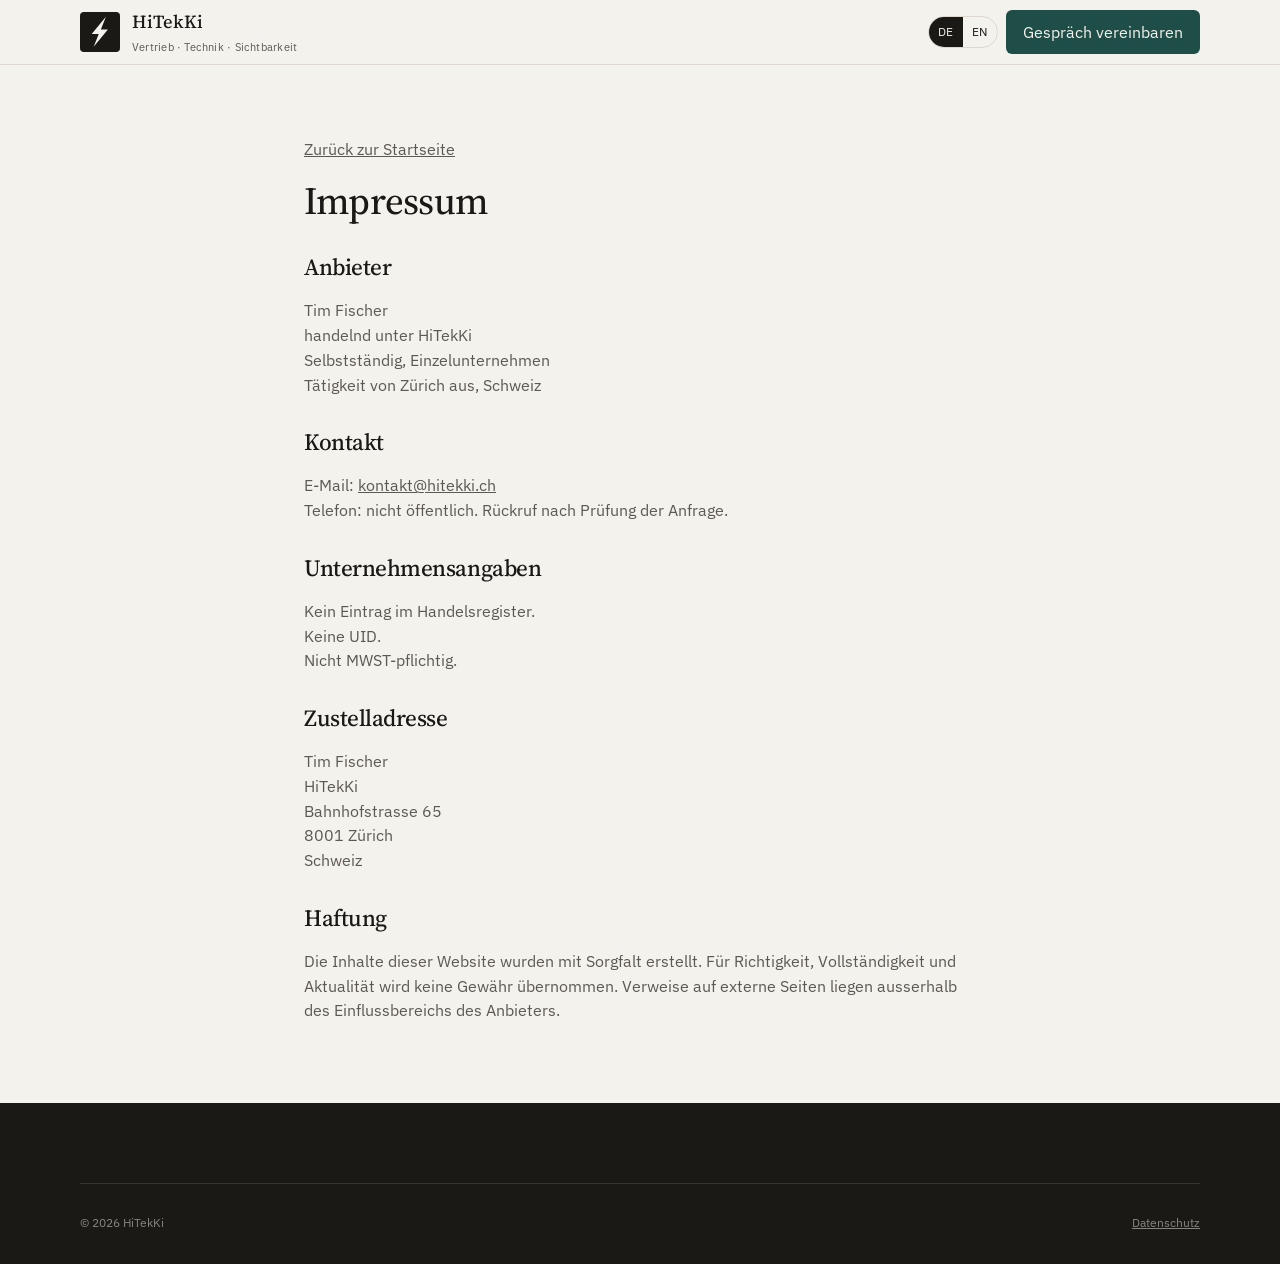
<file: impressum.html>
<!doctype html>
<html lang="de">
<head>
  <meta charset="utf-8">
  <meta name="viewport" content="width=device-width, initial-scale=1">
  <title>Impressum · HiTekKi</title>
  <meta name="theme-color" content="#F4F2EC">
  <link rel="icon" href="favicon.svg" type="image/svg+xml">
  <link rel="preconnect" href="https://fonts.googleapis.com">
  <link rel="preconnect" href="https://fonts.gstatic.com" crossorigin>
  <link href="https://fonts.googleapis.com/css2?family=IBM+Plex+Sans:wght@400;500;600&family=Source+Serif+4:opsz,wght@8..60,500;8..60,600&display=swap" rel="stylesheet">
  <link rel="stylesheet" href="style.css">
</head>
<body>
  <header class="header">
    <div class="wrap header-bar">
      <a class="logo" href="index.html">
        <span class="bolt" aria-hidden="true"><svg viewBox="0 0 76 136" fill="currentColor"><path d="M64.5 3 42.5 58.5H73L11.5 133 33.5 77.5H3Z"/></svg></span>
        <span><strong>HiTekKi</strong><small>Vertrieb · Technik · Sichtbarkeit</small></span>
      </a>
      <div class="header-actions">
        <div class="lang" role="group" aria-label="Sprache">
          <button type="button" data-lang="de" aria-pressed="true">DE</button>
          <button type="button" data-lang="en" aria-pressed="false">EN</button>
        </div>
        <a class="btn" href="index.html#kontakt" data-i18n="nav.cta">Gespräch vereinbaren</a>
      </div>
    </div>
  </header>
  <main class="wrap legal">
    <p><a class="back" href="index.html" data-i18n="foot.back">Zurück zur Startseite</a></p>
    <h1>Impressum</h1>
    <h2>Anbieter</h2>
    <p>Tim Fischer<br>handelnd unter HiTekKi<br>Selbstständig, Einzelunternehmen<br>Tätigkeit von Zürich aus, Schweiz</p>
    <h2>Kontakt</h2>
    <p>E-Mail: <a href="mailto:kontakt@hitekki.ch">kontakt@hitekki.ch</a><br>Telefon: nicht öffentlich. Rückruf nach Prüfung der Anfrage.</p>
    <h2>Unternehmensangaben</h2>
    <p>Kein Eintrag im Handelsregister.<br>Keine UID.<br>Nicht MWST-pflichtig.</p>
    <h2>Zustelladresse</h2>
    <p>Tim Fischer<br>HiTekKi<br>Bahnhofstrasse 65<br>8001 Zürich<br>Schweiz</p>
    <h2>Haftung</h2>
    <p>Die Inhalte dieser Website wurden mit Sorgfalt erstellt. Für Richtigkeit, Vollständigkeit und Aktualität wird keine Gewähr übernommen. Verweise auf externe Seiten liegen ausserhalb des Einflussbereichs des Anbieters.</p>
  </main>
  <footer class="footer">
    <div class="wrap foot-bottom">
      <p>© 2026 HiTekKi</p>
      <p><a href="datenschutz.html">Datenschutz</a></p>
    </div>
  </footer>
  <script src="script.js"></script>
</body>
</html>
</file>
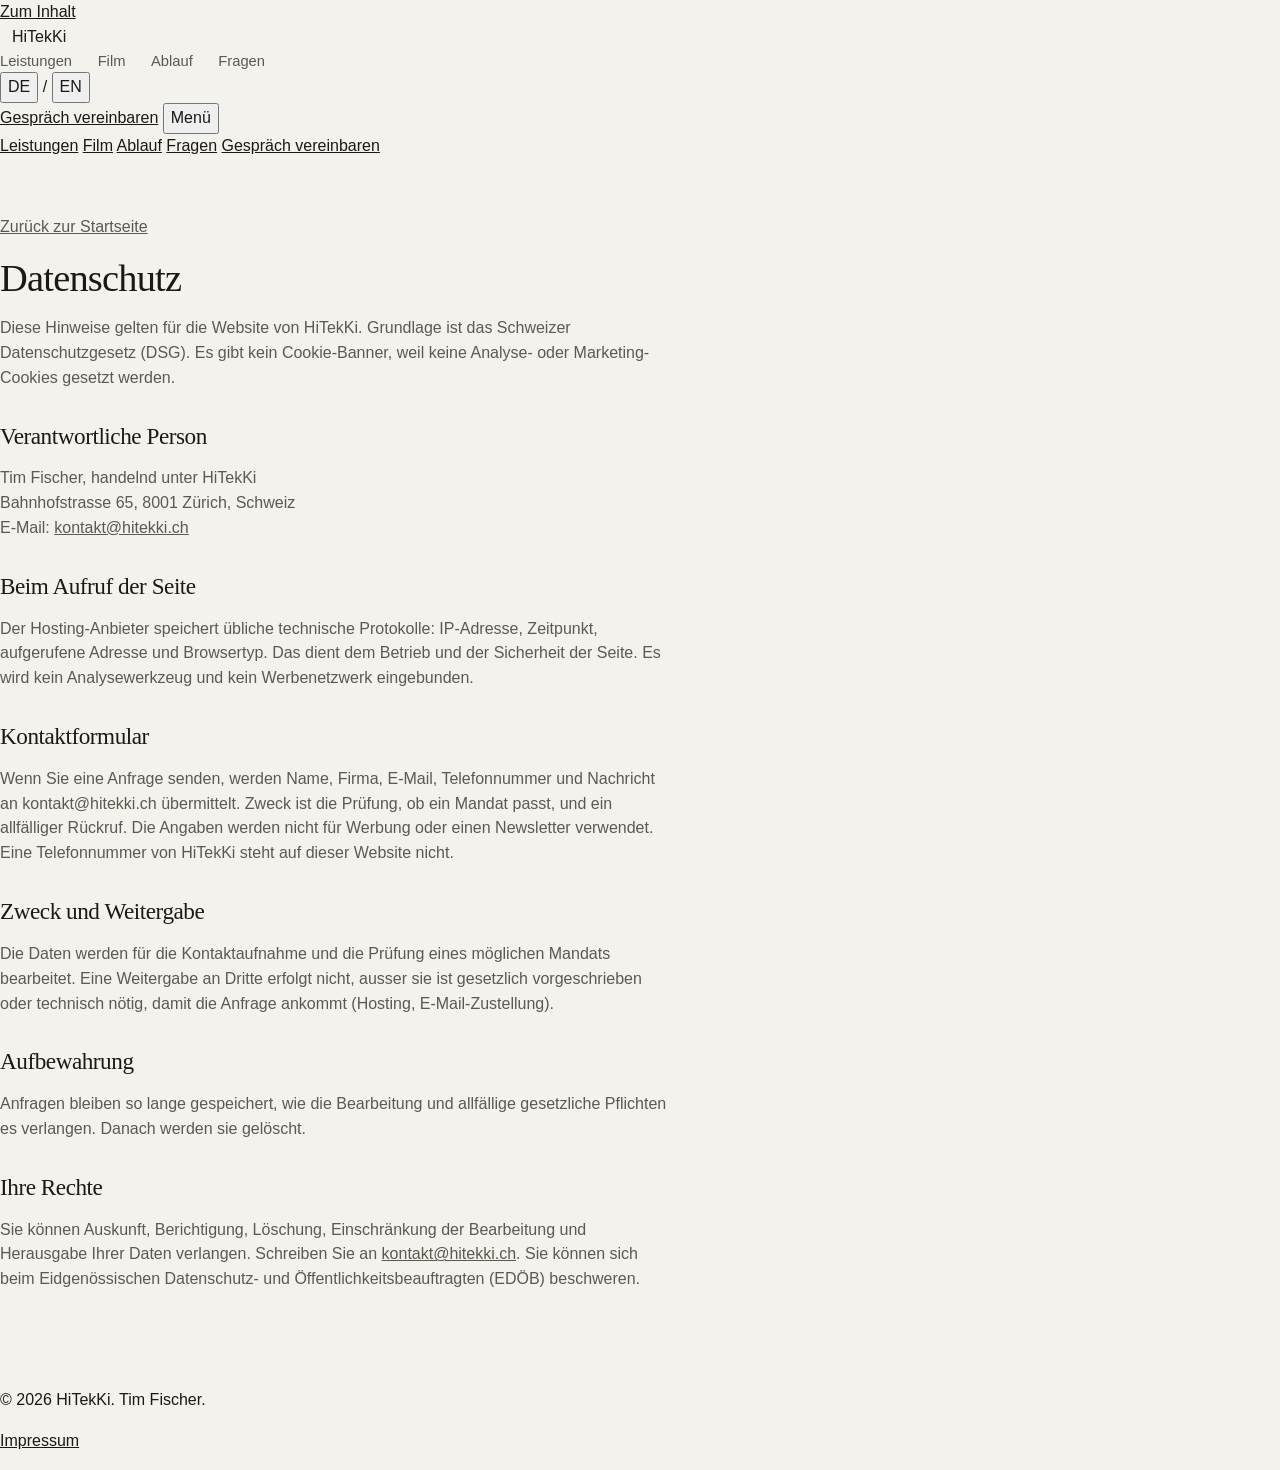
<file: public/datenschutz.html>
<!DOCTYPE html>
<html lang="de">
<head>
  <meta charset="utf-8" />
  <meta name="viewport" content="width=device-width, initial-scale=1" />
  <title>Datenschutz · HiTekKi</title>
  <meta name="description" content="Datenschutzhinweise von HiTekKi, Tim Fischer, Zürich." />
  <link rel="icon" href="/favicon.svg" type="image/svg+xml" />
  <link rel="preconnect" href="https://fonts.googleapis.com" />
  <link rel="preconnect" href="https://fonts.gstatic.com" crossorigin />
  <link href="https://fonts.googleapis.com/css2?family=Inter:wght@400;500;600;700&display=swap" rel="stylesheet" />
  <link rel="stylesheet" href="/style.css?v=15" />
</head>
<body>
  <a class="skip" href="#inhalt" data-i18n="skip">Zum Inhalt</a>
  <header class="bar">
    <div class="bar-inner">
      <a class="logo" href="/" aria-label="HiTekKi, Startseite">
        <span class="mark" aria-hidden="true"><svg viewBox="0 0 76 136"><path d="M64.5 3 42.5 58.5H73L11.5 133 33.5 77.5H3Z"/></svg></span>
        HiTekKi
      </a>
      <nav class="nav" aria-label="Hauptnavigation">
        <a href="/#leistungen" data-i18n="nav.services">Leistungen</a>
        <a href="/#film" data-i18n="film.kicker">Film</a>
        <a href="/#ablauf" data-i18n="nav.process">Ablauf</a>
        <a href="/#fragen" data-i18n="nav.questions">Fragen</a>
      </nav>
      <div class="tools">
        <div class="langs" role="group" aria-label="Sprache">
          <button type="button" data-lang="de" aria-pressed="true">DE</button>
          <span aria-hidden="true">/</span>
          <button type="button" data-lang="en" aria-pressed="false">EN</button>
        </div>
        <a class="cta" href="/#kontakt" data-i18n="nav.cta">Gespräch vereinbaren</a>
        <button class="menu" type="button" data-menu aria-expanded="false" aria-controls="mobile-nav">Menü</button>
      </div>
    </div>
  </header>
  <div id="mobile-nav" class="mobile" data-mobile>
    <div class="bar-inner" style="display:block">
      <a href="/#leistungen" data-i18n="nav.services">Leistungen</a>
      <a href="/#film" data-i18n="film.kicker">Film</a>
      <a href="/#ablauf" data-i18n="nav.process">Ablauf</a>
      <a href="/#fragen" data-i18n="nav.questions">Fragen</a>
      <a class="cta" href="/#kontakt" data-i18n="nav.cta">Gespräch vereinbaren</a>
    </div>
  </div>
  <main id="inhalt" class="legal">
    <article class="sheet">
      <a class="back" href="/" data-i18n="foot.back">Zurück zur Startseite</a>
      <h1>Datenschutz</h1>
      <p class="small" data-i18n="foot.legal"></p>
      <div class="copy">
        <p>Diese Hinweise gelten für die Website von HiTekKi. Grundlage ist das Schweizer Datenschutzgesetz (DSG). Es gibt kein Cookie-Banner, weil keine Analyse- oder Marketing-Cookies gesetzt werden.</p>
        <h2>Verantwortliche Person</h2>
        <p>Tim Fischer, handelnd unter HiTekKi<br />Bahnhofstrasse 65, 8001 Zürich, Schweiz<br />E-Mail: <a href="mailto:kontakt@hitekki.ch">kontakt@hitekki.ch</a></p>
        <h2>Beim Aufruf der Seite</h2>
        <p>Der Hosting-Anbieter speichert übliche technische Protokolle: IP-Adresse, Zeitpunkt, aufgerufene Adresse und Browsertyp. Das dient dem Betrieb und der Sicherheit der Seite. Es wird kein Analysewerkzeug und kein Werbenetzwerk eingebunden.</p>
        <h2>Kontaktformular</h2>
        <p>Wenn Sie eine Anfrage senden, werden Name, Firma, E-Mail, Telefonnummer und Nachricht an kontakt@hitekki.ch übermittelt. Zweck ist die Prüfung, ob ein Mandat passt, und ein allfälliger Rückruf. Die Angaben werden nicht für Werbung oder einen Newsletter verwendet. Eine Telefonnummer von HiTekKi steht auf dieser Website nicht.</p>
        <h2>Zweck und Weitergabe</h2>
        <p>Die Daten werden für die Kontaktaufnahme und die Prüfung eines möglichen Mandats bearbeitet. Eine Weitergabe an Dritte erfolgt nicht, ausser sie ist gesetzlich vorgeschrieben oder technisch nötig, damit die Anfrage ankommt (Hosting, E-Mail-Zustellung).</p>
        <h2>Aufbewahrung</h2>
        <p>Anfragen bleiben so lange gespeichert, wie die Bearbeitung und allfällige gesetzliche Pflichten es verlangen. Danach werden sie gelöscht.</p>
        <h2>Ihre Rechte</h2>
        <p>Sie können Auskunft, Berichtigung, Löschung, Einschränkung der Bearbeitung und Herausgabe Ihrer Daten verlangen. Schreiben Sie an <a href="mailto:kontakt@hitekki.ch">kontakt@hitekki.ch</a>. Sie können sich beim Eidgenössischen Datenschutz- und Öffentlichkeitsbeauftragten (EDÖB) beschweren.</p>
      </div>
    </article>
  </main>
  <footer class="foot">
    <div class="legal-line"><div class="foot-inner"><p>© 2026 HiTekKi. Tim Fischer.</p><p><a href="/impressum">Impressum</a></p></div></div>
  </footer>
  <script src="/script.js?v=14"></script>
</body>
</html>
</file>
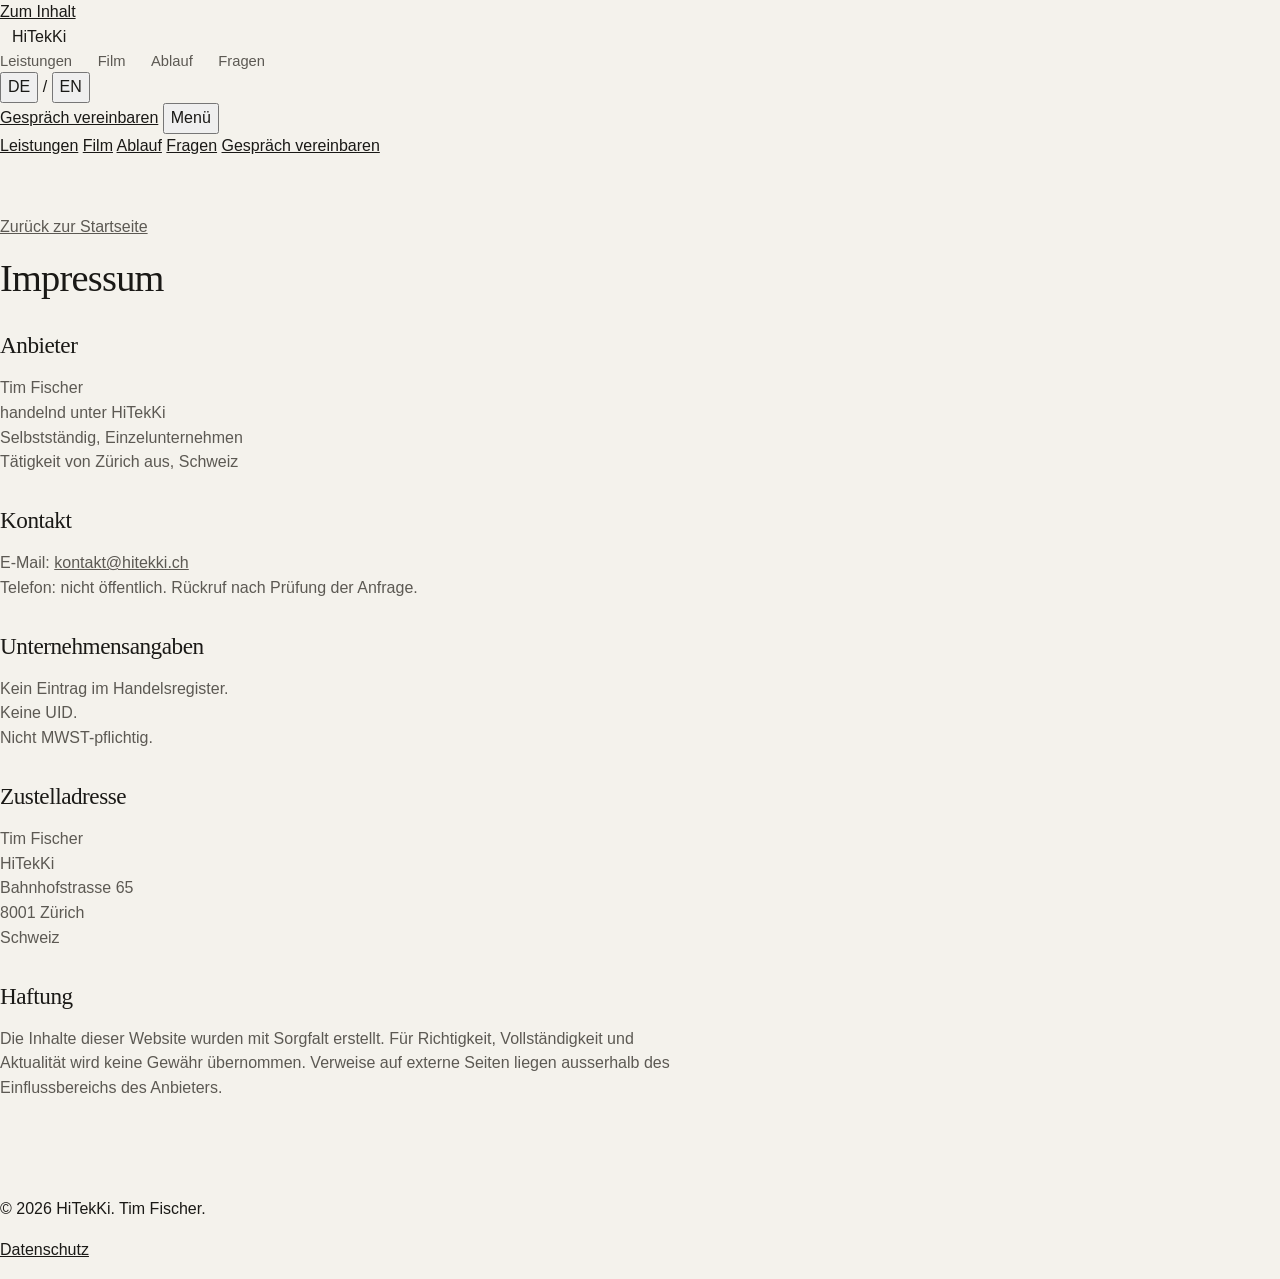
<file: public/impressum.html>
<!DOCTYPE html>
<html lang="de">
<head>
  <meta charset="utf-8" />
  <meta name="viewport" content="width=device-width, initial-scale=1" />
  <title>Impressum · HiTekKi</title>
  <meta name="description" content="Impressum von HiTekKi, Tim Fischer, Zürich." />
  <link rel="icon" href="/favicon.svg" type="image/svg+xml" />
  <link rel="preconnect" href="https://fonts.googleapis.com" />
  <link rel="preconnect" href="https://fonts.gstatic.com" crossorigin />
  <link href="https://fonts.googleapis.com/css2?family=Inter:wght@400;500;600;700&display=swap" rel="stylesheet" />
  <link rel="stylesheet" href="/style.css?v=15" />
</head>
<body>
  <a class="skip" href="#inhalt" data-i18n="skip">Zum Inhalt</a>
  <header class="bar">
    <div class="bar-inner">
      <a class="logo" href="/" aria-label="HiTekKi, Startseite">
        <span class="mark" aria-hidden="true"><svg viewBox="0 0 76 136"><path d="M64.5 3 42.5 58.5H73L11.5 133 33.5 77.5H3Z"/></svg></span>
        HiTekKi
      </a>
      <nav class="nav" aria-label="Hauptnavigation">
        <a href="/#leistungen" data-i18n="nav.services">Leistungen</a>
        <a href="/#film" data-i18n="film.kicker">Film</a>
        <a href="/#ablauf" data-i18n="nav.process">Ablauf</a>
        <a href="/#fragen" data-i18n="nav.questions">Fragen</a>
      </nav>
      <div class="tools">
        <div class="langs" role="group" aria-label="Sprache">
          <button type="button" data-lang="de" aria-pressed="true">DE</button>
          <span aria-hidden="true">/</span>
          <button type="button" data-lang="en" aria-pressed="false">EN</button>
        </div>
        <a class="cta" href="/#kontakt" data-i18n="nav.cta">Gespräch vereinbaren</a>
        <button class="menu" type="button" data-menu aria-expanded="false" aria-controls="mobile-nav">Menü</button>
      </div>
    </div>
  </header>
  <div id="mobile-nav" class="mobile" data-mobile>
    <div class="bar-inner" style="display:block">
      <a href="/#leistungen" data-i18n="nav.services">Leistungen</a>
      <a href="/#film" data-i18n="film.kicker">Film</a>
      <a href="/#ablauf" data-i18n="nav.process">Ablauf</a>
      <a href="/#fragen" data-i18n="nav.questions">Fragen</a>
      <a class="cta" href="/#kontakt" data-i18n="nav.cta">Gespräch vereinbaren</a>
    </div>
  </div>
  <main id="inhalt" class="legal">
    <article class="sheet">
      <a class="back" href="/" data-i18n="foot.back">Zurück zur Startseite</a>
      <h1>Impressum</h1>
      <p class="small" data-i18n="foot.legal"></p>
      <div class="copy">
        <h2>Anbieter</h2>
        <p>Tim Fischer<br />handelnd unter HiTekKi<br />Selbstständig, Einzelunternehmen<br />Tätigkeit von Zürich aus, Schweiz</p>
        <h2>Kontakt</h2>
        <p>E-Mail: <a href="mailto:kontakt@hitekki.ch">kontakt@hitekki.ch</a><br />Telefon: nicht öffentlich. Rückruf nach Prüfung der Anfrage.</p>
        <h2>Unternehmensangaben</h2>
        <p>Kein Eintrag im Handelsregister.<br />Keine UID.<br />Nicht MWST-pflichtig.</p>
        <h2>Zustelladresse</h2>
        <p>Tim Fischer<br />HiTekKi<br />Bahnhofstrasse 65<br />8001 Zürich<br />Schweiz</p>
        <h2>Haftung</h2>
        <p>Die Inhalte dieser Website wurden mit Sorgfalt erstellt. Für Richtigkeit, Vollständigkeit und Aktualität wird keine Gewähr übernommen. Verweise auf externe Seiten liegen ausserhalb des Einflussbereichs des Anbieters.</p>
      </div>
    </article>
  </main>
  <footer class="foot">
    <div class="legal-line"><div class="foot-inner"><p>© 2026 HiTekKi. Tim Fischer.</p><p><a href="/datenschutz">Datenschutz</a></p></div></div>
  </footer>
  <script src="/script.js?v=14"></script>
</body>
</html>
</file>
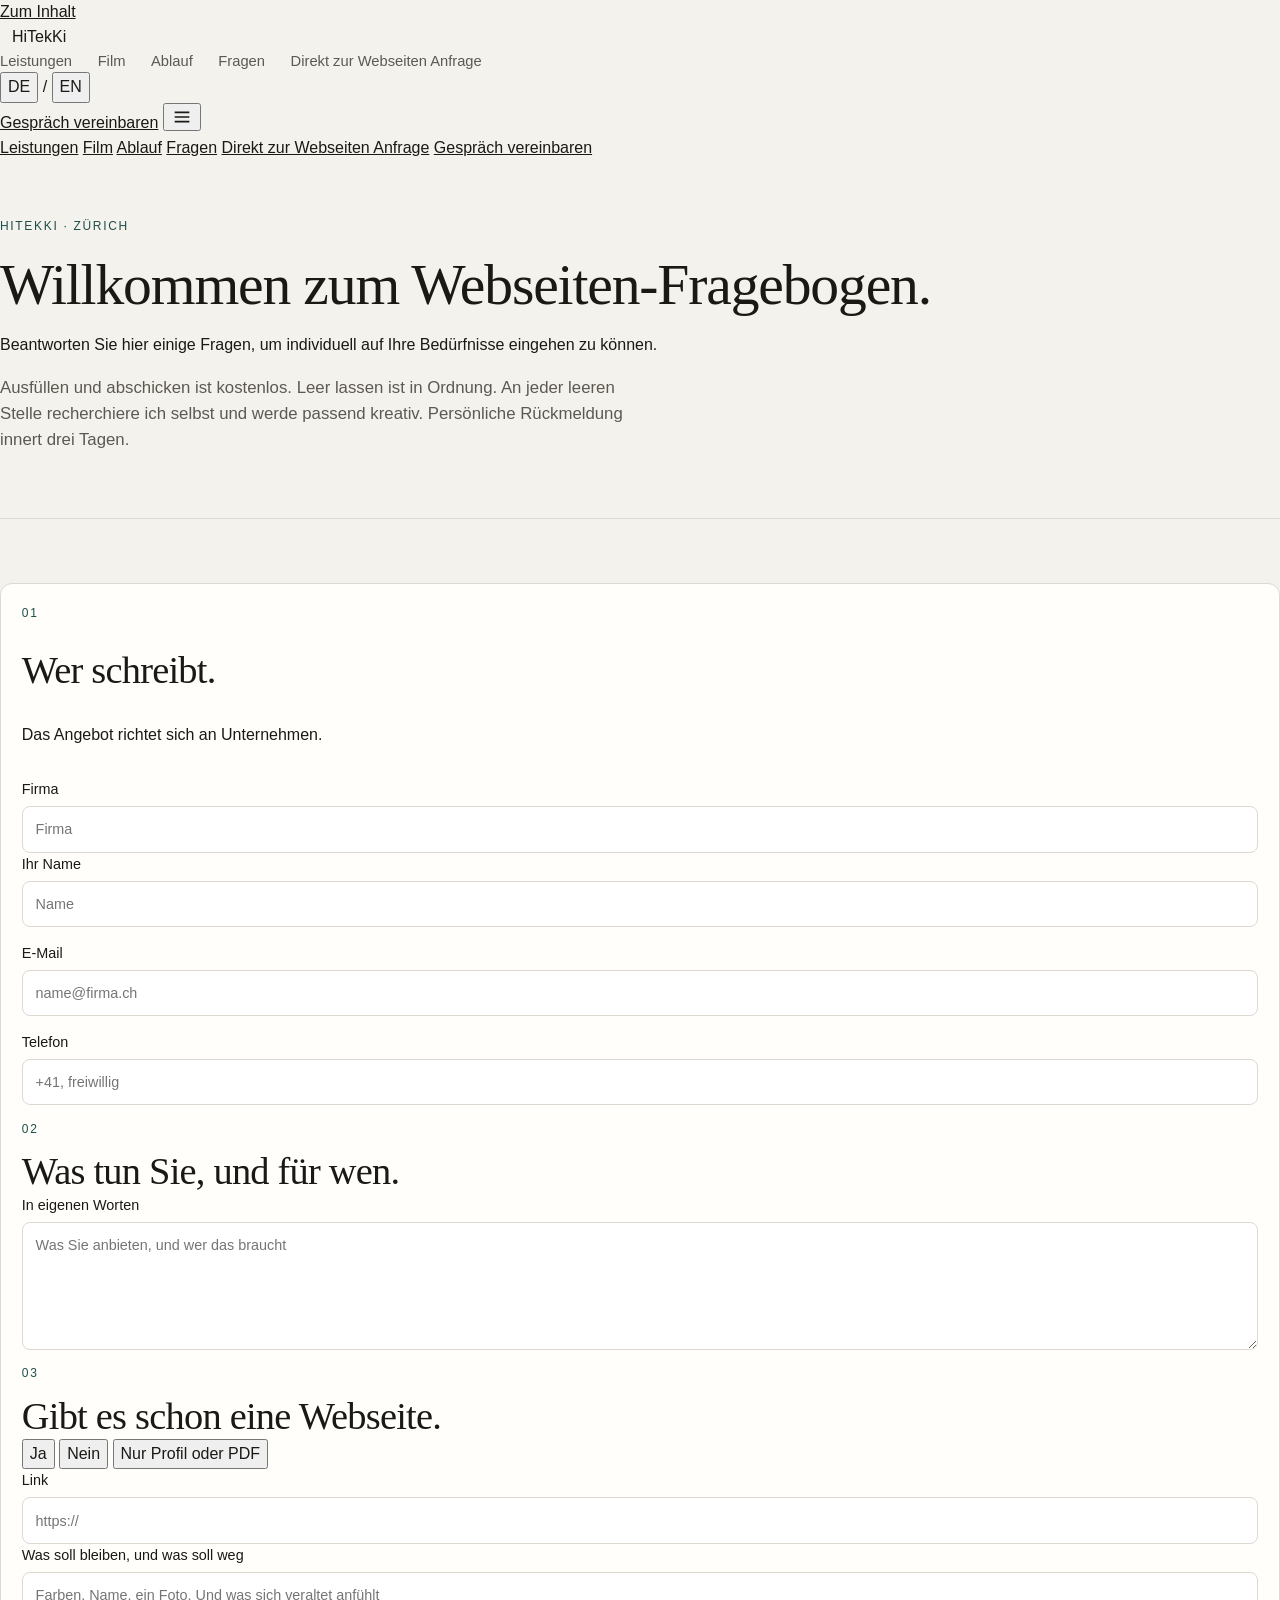
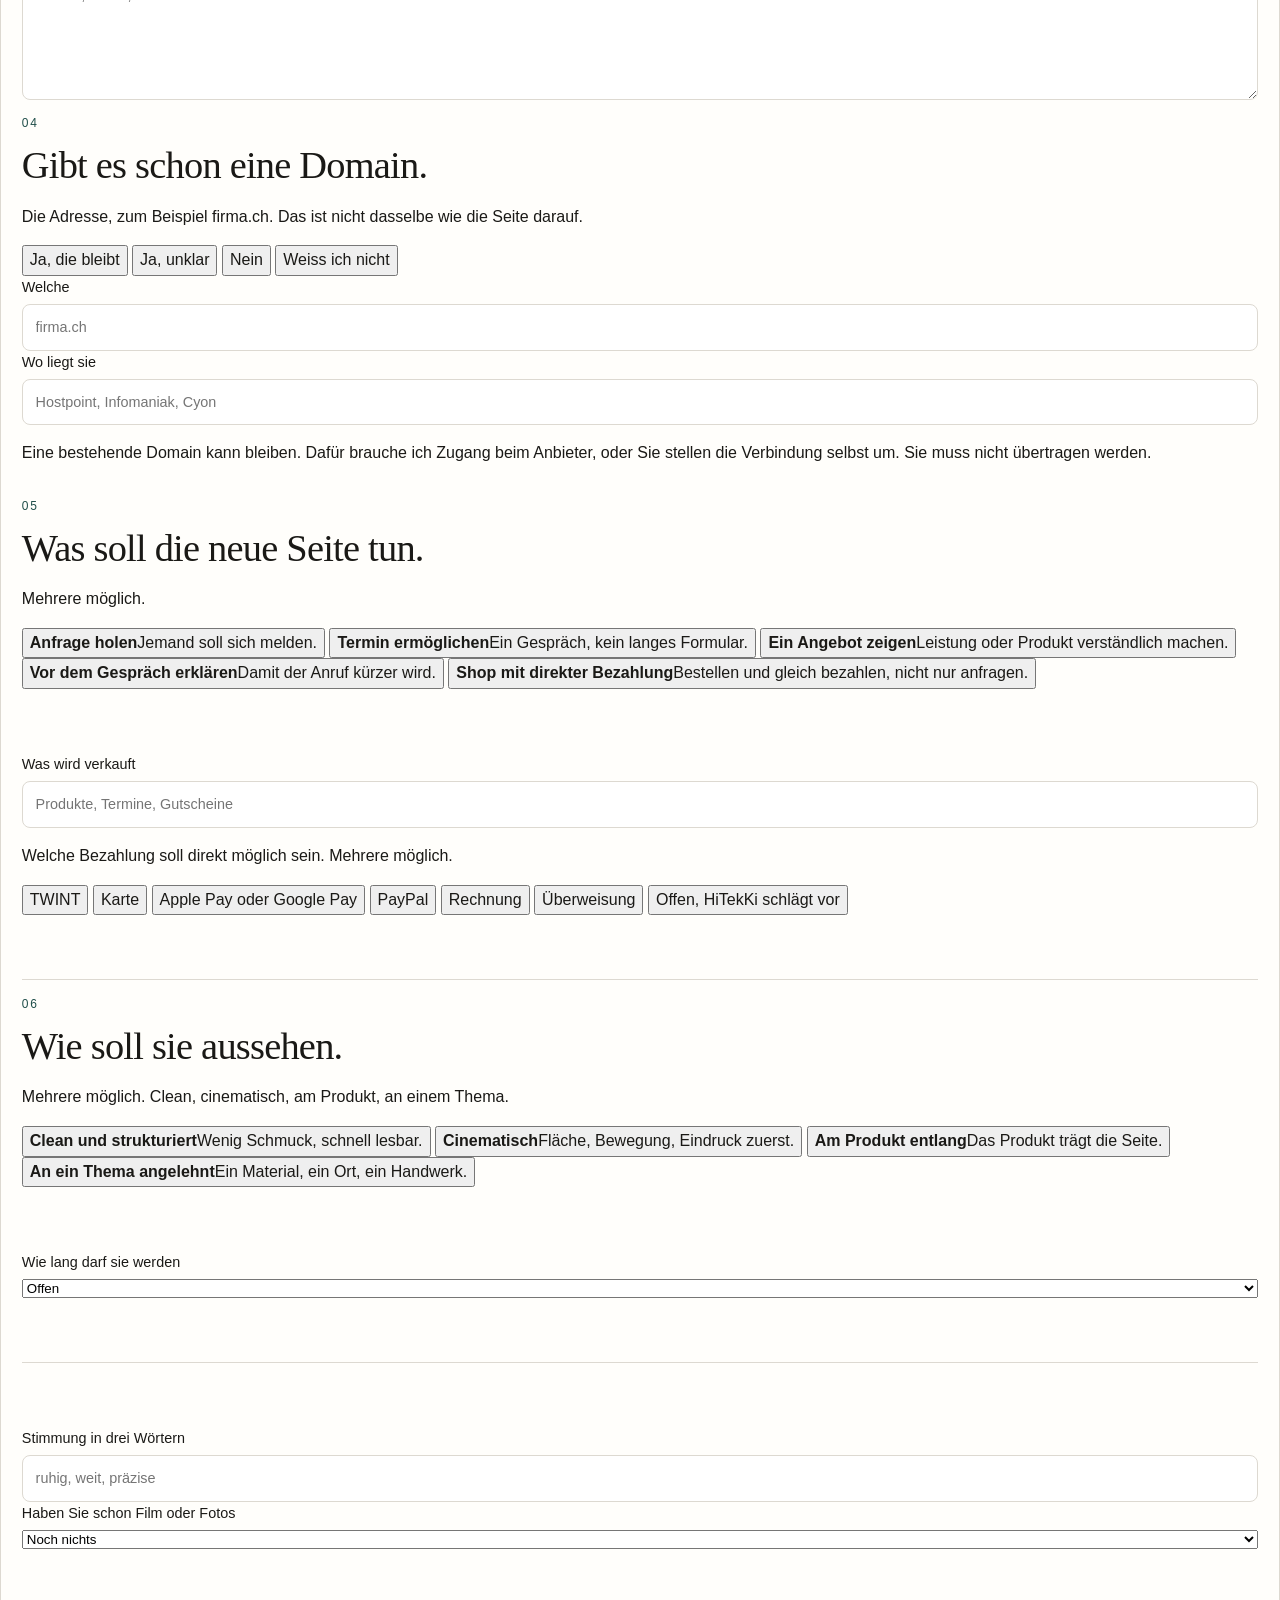
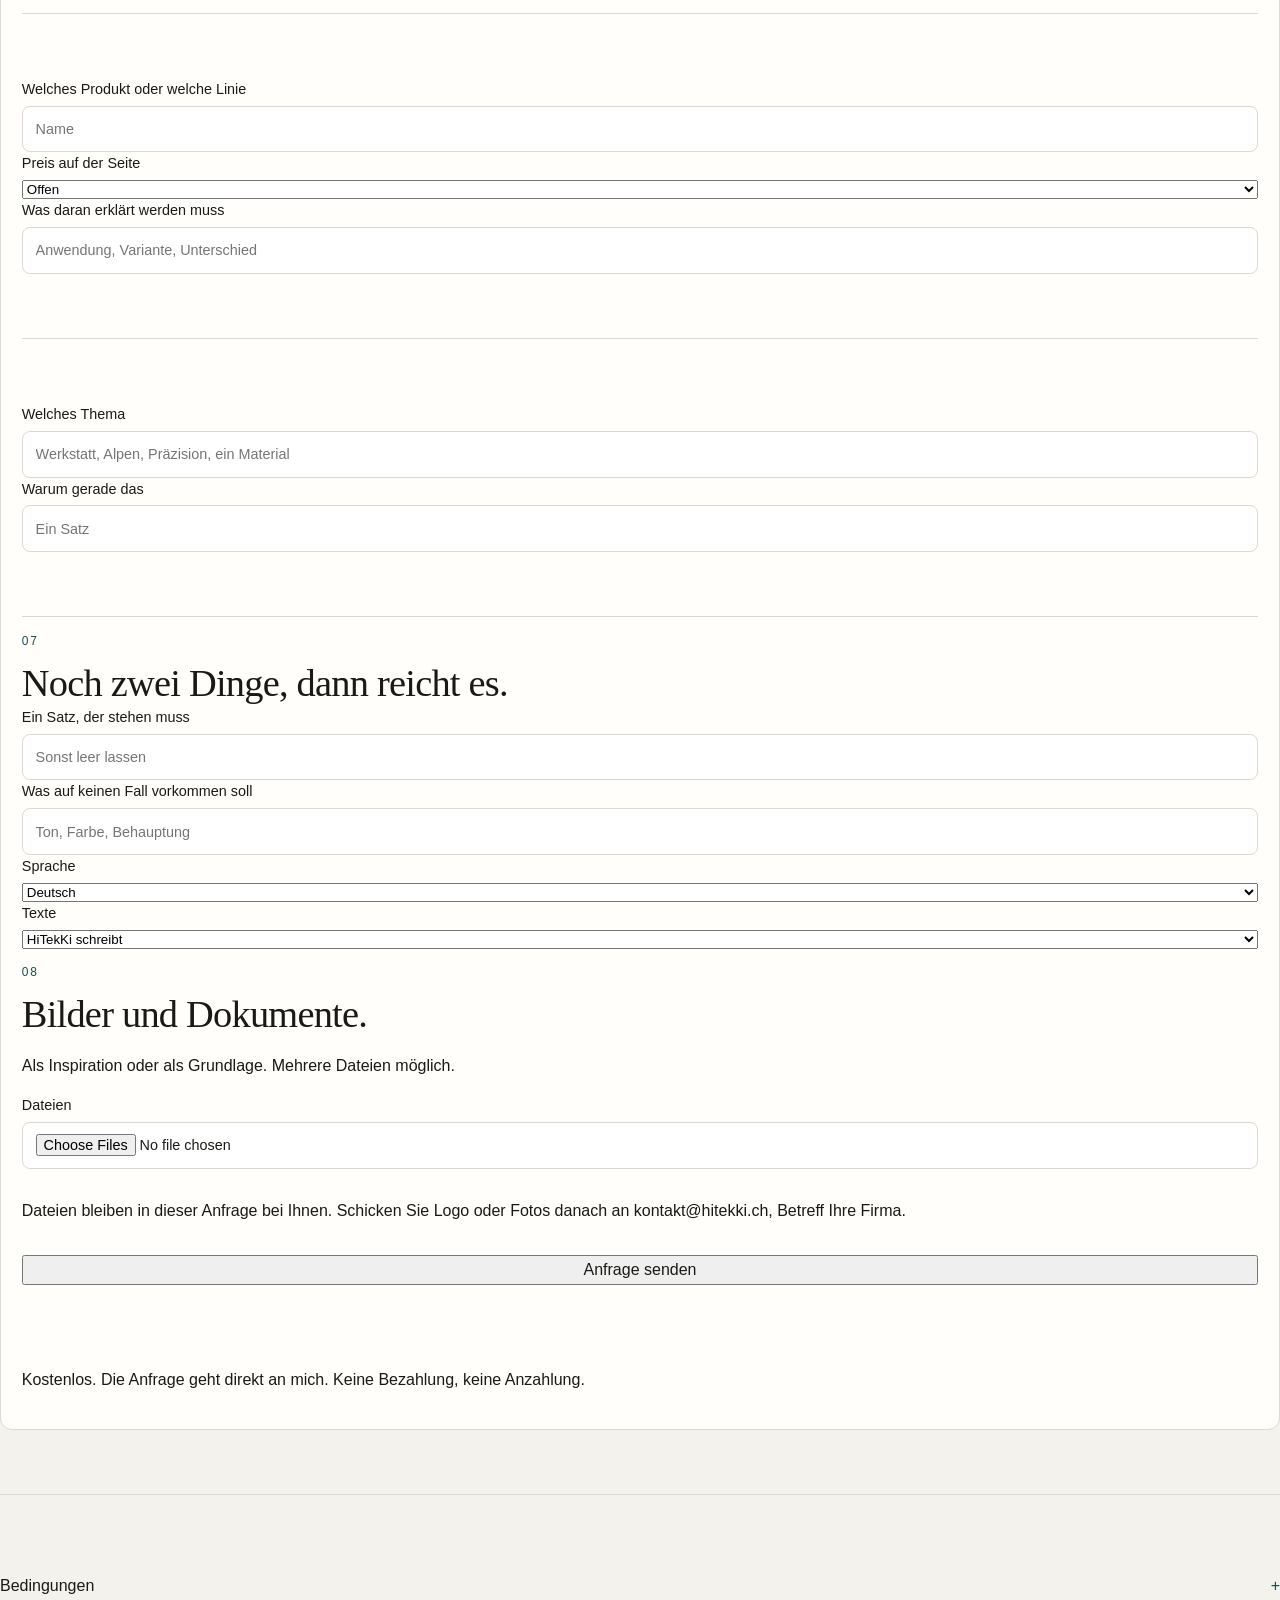
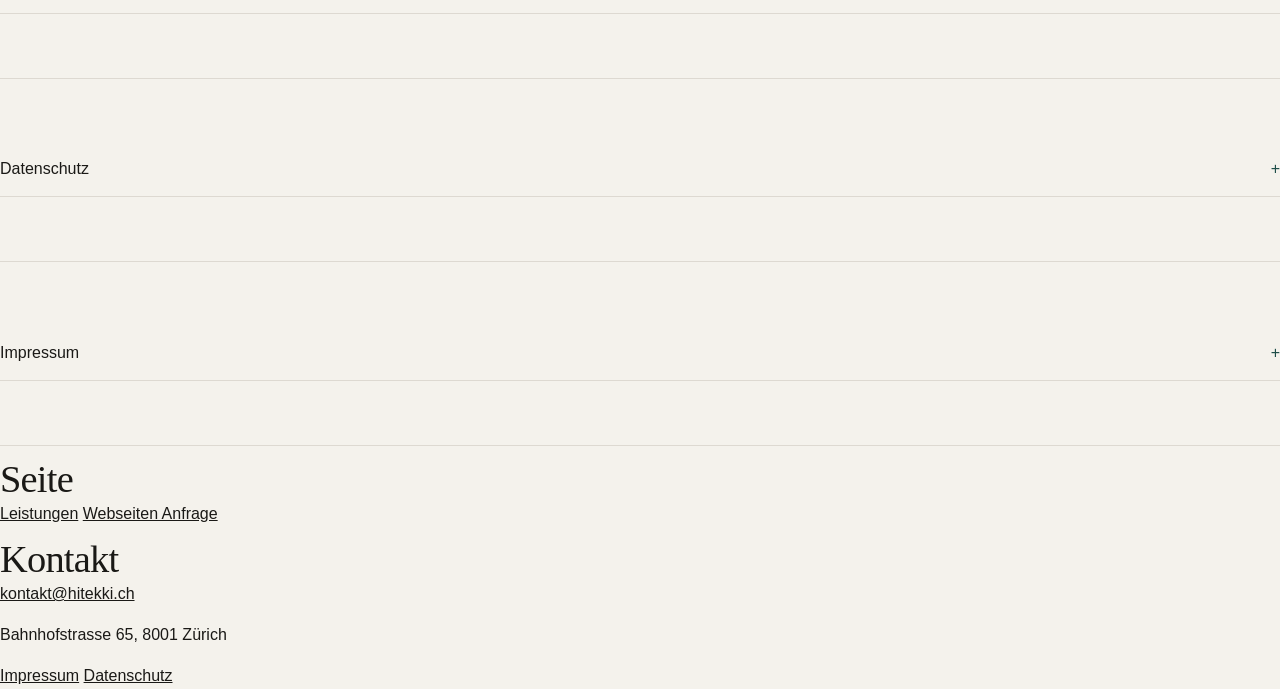
<file: public/webseite.html>
<!DOCTYPE html>
<html lang="de">
<head>
  <meta charset="utf-8" />
  <meta name="viewport" content="width=device-width, initial-scale=1" />
  <title>HiTekKi · Webseite anfragen</title>
  <meta name="description" content="Webseiten-Fragebogen von HiTekKi. Ausfüllen und abschicken ist kostenlos." />
  <meta name="theme-color" content="#F5F5F7" />
  <link rel="icon" href="/favicon.svg" type="image/svg+xml" />
  <link rel="preconnect" href="https://fonts.googleapis.com" />
  <link rel="preconnect" href="https://fonts.gstatic.com" crossorigin />
  <link href="https://fonts.googleapis.com/css2?family=Inter:wght@400;500;600;700&display=swap" rel="stylesheet" />
  <link rel="stylesheet" href="/style.css?v=20" />
</head>
<body>
  <a class="skip" href="#inhalt" data-i18n="skip">Zum Inhalt</a>
  <header class="bar">
    <div class="bar-inner">
      <a class="logo" href="/" aria-label="HiTekKi, Startseite">
        <span class="mark" aria-hidden="true"><svg viewBox="0 0 76 136"><path d="M64.5 3 42.5 58.5H73L11.5 133 33.5 77.5H3Z"/></svg></span>
        HiTekKi
      </a>
      <nav class="nav" aria-label="Hauptnavigation">
        <a href="/#leistungen" data-i18n="nav.services">Leistungen</a>
        <a href="/#film" data-i18n="film.kicker">Film</a>
        <a href="/#ablauf" data-i18n="nav.process">Ablauf</a>
        <a href="/#fragen" data-i18n="nav.questions">Fragen</a>
        <a href="/webseite" data-i18n="nav.web" aria-current="page">Direkt zur Webseiten Anfrage</a>
      </nav>
      <div class="tools">
        <div class="langs" role="group" aria-label="Sprache">
          <button type="button" data-lang="de" aria-pressed="true">DE</button>
          <span aria-hidden="true">/</span>
          <button type="button" data-lang="en" aria-pressed="false">EN</button>
        </div>
        <a class="cta" href="/#kontakt" data-i18n="nav.cta">Gespräch vereinbaren</a>
        <button class="menu" type="button" data-menu aria-expanded="false" aria-controls="mobile-nav" aria-label="Menü öffnen">
          <svg width="22" height="22" viewBox="0 0 24 24" fill="none" stroke="currentColor" stroke-width="1.75"><path d="M4 7h16M4 12h16M4 17h16"/></svg>
        </button>
      </div>
    </div>
  </header>
  <div id="mobile-nav" class="mobile" data-mobile>
    <div class="bar-inner" style="display:block">
      <a href="/#leistungen" data-i18n="nav.services">Leistungen</a>
      <a href="/#film" data-i18n="film.kicker">Film</a>
      <a href="/#ablauf" data-i18n="nav.process">Ablauf</a>
      <a href="/#fragen" data-i18n="nav.questions">Fragen</a>
      <a href="/webseite" data-i18n="nav.web">Direkt zur Webseiten Anfrage</a>
      <a class="cta" href="/#kontakt" data-i18n="nav.cta">Gespräch vereinbaren</a>
    </div>
  </div>

  <main id="inhalt">
    <div class="store">
      <section class="hero span-2">
        <p class="kicker">HiTekKi · Zürich</p>
        <h1 data-i18n="w.h1">Willkommen zum Webseiten-Fragebogen.</h1>
        <p class="accent" data-i18n="w.accent">Beantworten Sie hier einige Fragen, um individuell auf Ihre Bedürfnisse eingehen zu können.</p>
        <p class="lede" data-i18n="w.lede">Ausfüllen und abschicken ist kostenlos. Leer lassen ist in Ordnung. An jeder leeren Stelle recherchiere ich selbst und werde passend kreativ. Persönliche Rückmeldung innert drei Tagen.</p>
      </section>

      <section class="tile span-2">
        <div data-thanks class="thanks hide">
          <h2 data-i18n="w.thanks">Danke für die Anfrage.</h2>
          <p class="small" data-i18n="w.thanksBody">Ich lese sie und melde mich innert drei Tagen. Dateien schicken Sie, falls vorhanden, an kontakt@hitekki.ch.</p>
        </div>
        <form id="brief">
          <p class="kicker">01</p>
          <h2 data-i18n="w.who">Wer schreibt.</h2>
          <p class="sub" data-i18n="w.whoSub">Das Angebot richtet sich an Unternehmen.</p>
          <div class="ask-grid">
            <label><span data-i18n="w.company">Firma</span> <input name="firma" autocomplete="organization" data-i18n-ph="w.phCompany" placeholder="Firma"></label>
            <label><span data-i18n="w.name">Ihr Name</span> <input name="name" autocomplete="name" data-i18n-ph="w.phName" placeholder="Name"></label>
          </div>
          <label><span data-i18n="w.email">E-Mail</span> <input name="email" type="email" autocomplete="email" placeholder="name@firma.ch"></label>
          <label><span data-i18n="w.phone">Telefon</span> <input name="telefon" type="tel" autocomplete="tel" data-i18n-ph="w.phPhone" placeholder="+41, freiwillig"></label>

          <div class="ask-block">
            <p class="kicker">02</p>
            <h2 data-i18n="w.do">Was tun Sie, und für wen.</h2>
            <label><span data-i18n="w.words">In eigenen Worten</span> <textarea name="tun" data-i18n-ph="w.phDo" placeholder="Was Sie anbieten, und wer das braucht"></textarea></label>
          </div>

          <div class="ask-block">
            <p class="kicker">03</p>
            <h2 data-i18n="w.site">Gibt es schon eine Webseite.</h2>
            <div class="pills" id="hasweb">
              <button type="button" data-web="Ja"><span data-i18n="w.yes">Ja</span></button>
              <button type="button" data-web="Nein"><span data-i18n="w.no">Nein</span></button>
              <button type="button" data-web="Nur Profil oder PDF"><span data-i18n="w.profile">Nur Profil oder PDF</span></button>
            </div>
            <div class="if-web" id="linkrow"><label><span data-i18n="w.link">Link</span> <input name="website" placeholder="https://"></label></div>
            <div class="if-yes" id="stayrow"><label><span data-i18n="w.keep">Was soll bleiben, und was soll weg</span> <textarea name="bleiben" data-i18n-ph="w.phKeep" placeholder="Farben, Name, ein Foto. Und was sich veraltet anfühlt"></textarea></label></div>
          </div>

          <div class="ask-block">
            <p class="kicker">04</p>
            <h2 data-i18n="w.domain">Gibt es schon eine Domain.</h2>
            <p class="sub" data-i18n="w.domainSub">Die Adresse, zum Beispiel firma.ch. Das ist nicht dasselbe wie die Seite darauf.</p>
            <div class="pills" id="hasdomain">
              <button type="button" data-domain="Ja, die bleibt"><span data-i18n="w.domainStay">Ja, die bleibt</span></button>
              <button type="button" data-domain="Ja, unklar"><span data-i18n="w.domainUnclear">Ja, unklar</span></button>
              <button type="button" data-domain="Nein"><span data-i18n="w.no">Nein</span></button>
              <button type="button" data-domain="Weiss ich nicht"><span data-i18n="w.dontKnow">Weiss ich nicht</span></button>
            </div>
            <div class="if-domain" id="domainrow">
              <label><span data-i18n="w.which">Welche</span> <input name="domain" placeholder="firma.ch"></label>
              <label><span data-i18n="w.where">Wo liegt sie</span> <input name="registrar" placeholder="Hostpoint, Infomaniak, Cyon"></label>
            </div>
            <p class="small" data-i18n="w.domainNote">Eine bestehende Domain kann bleiben. Dafür brauche ich Zugang beim Anbieter, oder Sie stellen die Verbindung selbst um. Sie muss nicht übertragen werden.</p>
          </div>

          <div class="ask-block">
            <p class="kicker">05</p>
            <h2 data-i18n="w.job">Was soll die neue Seite tun.</h2>
            <p class="sub" data-i18n="w.multi">Mehrere möglich.</p>
            <div class="choices" id="job">
              <button type="button" class="choice" data-job="Anfrage"><strong data-i18n="w.jobLead">Anfrage holen</strong><span data-i18n="w.jobLeadX">Jemand soll sich melden.</span></button>
              <button type="button" class="choice" data-job="Termin"><strong data-i18n="w.jobMeet">Termin ermöglichen</strong><span data-i18n="w.jobMeetX">Ein Gespräch, kein langes Formular.</span></button>
              <button type="button" class="choice" data-job="Angebot zeigen"><strong data-i18n="w.jobShow">Ein Angebot zeigen</strong><span data-i18n="w.jobShowX">Leistung oder Produkt verständlich machen.</span></button>
              <button type="button" class="choice" data-job="Erklärung"><strong data-i18n="w.jobExplain">Vor dem Gespräch erklären</strong><span data-i18n="w.jobExplainX">Damit der Anruf kürzer wird.</span></button>
              <button type="button" class="choice" data-job="Shop"><strong data-i18n="w.jobShop">Shop mit direkter Bezahlung</strong><span data-i18n="w.jobShopX">Bestellen und gleich bezahlen, nicht nur anfragen.</span></button>
            </div>
            <section class="if-shop" id="shoprow">
              <label><span data-i18n="w.sold">Was wird verkauft</span> <input name="shopware" data-i18n-ph="w.phSold" placeholder="Produkte, Termine, Gutscheine"></label>
              <p class="sub" data-i18n="w.pay">Welche Bezahlung soll direkt möglich sein. Mehrere möglich.</p>
              <div class="pills" id="pay">
                <button type="button" data-pay="TWINT">TWINT</button>
                <button type="button" data-pay="Karte"><span data-i18n="w.card">Karte</span></button>
                <button type="button" data-pay="Apple Pay oder Google Pay">Apple Pay oder Google Pay</button>
                <button type="button" data-pay="PayPal">PayPal</button>
                <button type="button" data-pay="Rechnung"><span data-i18n="w.invoice">Rechnung</span></button>
                <button type="button" data-pay="Überweisung"><span data-i18n="w.transfer">Überweisung</span></button>
                <button type="button" data-pay="Offen"><span data-i18n="w.open">Offen, HiTekKi schlägt vor</span></button>
              </div>
            </section>
          </div>

          <div class="ask-block">
            <p class="kicker">06</p>
            <h2 data-i18n="w.look">Wie soll sie aussehen.</h2>
            <p class="sub" data-i18n="w.lookSub">Mehrere möglich. Clean, cinematisch, am Produkt, an einem Thema.</p>
            <div class="choices" id="look">
              <button type="button" class="choice" data-type="clean"><strong data-i18n="w.clean">Clean und strukturiert</strong><span data-i18n="w.cleanX">Wenig Schmuck, schnell lesbar.</span></button>
              <button type="button" class="choice" data-type="film"><strong data-i18n="w.film">Cinematisch</strong><span data-i18n="w.filmX">Fläche, Bewegung, Eindruck zuerst.</span></button>
              <button type="button" class="choice" data-type="produkt"><strong data-i18n="w.product">Am Produkt entlang</strong><span data-i18n="w.productX">Das Produkt trägt die Seite.</span></button>
              <button type="button" class="choice" data-type="thema"><strong data-i18n="w.theme">An ein Thema angelehnt</strong><span data-i18n="w.themeX">Ein Material, ein Ort, ein Handwerk.</span></button>
            </div>
            <section class="branch" data-for="clean">
              <label><span data-i18n="w.length">Wie lang darf sie werden</span>
                <select name="laenge"><option value="" data-i18n="w.openOpt">Offen</option><option value="Eine Seite" data-i18n="w.onePage">Eine Seite</option><option value="Wenige Abschnitte" data-i18n="w.few">Wenige Abschnitte</option><option value="Mit Unterseiten" data-i18n="w.subpages">Mit Unterseiten</option></select>
              </label>
            </section>
            <section class="branch" data-for="film">
              <label><span data-i18n="w.mood">Stimmung in drei Wörtern</span> <input name="stimmung" data-i18n-ph="w.phMood" placeholder="ruhig, weit, präzise"></label>
              <label><span data-i18n="w.media">Haben Sie schon Film oder Fotos</span>
                <select name="medien"><option value="" data-i18n="w.nothing">Noch nichts</option><option value="Fotos" data-i18n="w.photos">Fotos</option><option value="Film" data-i18n="w.filmOpt">Film</option><option value="Beides" data-i18n="w.both">Beides</option></select>
              </label>
            </section>
            <section class="branch" data-for="produkt">
              <label><span data-i18n="w.whichProduct">Welches Produkt oder welche Linie</span> <input name="produkt" data-i18n-ph="w.phName" placeholder="Name"></label>
              <label><span data-i18n="w.price">Preis auf der Seite</span>
                <select name="preis"><option value="" data-i18n="w.openOpt">Offen</option><option value="Ja" data-i18n="w.priceYes">Ja</option><option value="Nur auf Anfrage" data-i18n="w.priceAsk">Nur auf Anfrage</option></select>
              </label>
              <label><span data-i18n="w.explain">Was daran erklärt werden muss</span> <input name="erklaeren" data-i18n-ph="w.phExplain" placeholder="Anwendung, Variante, Unterschied"></label>
            </section>
            <section class="branch" data-for="thema">
              <label><span data-i18n="w.whichTheme">Welches Thema</span> <input name="thema" data-i18n-ph="w.phTheme" placeholder="Werkstatt, Alpen, Präzision, ein Material"></label>
              <label><span data-i18n="w.whyTheme">Warum gerade das</span> <input name="warumthema" data-i18n-ph="w.phWhy" placeholder="Ein Satz"></label>
            </section>
          </div>

          <div class="ask-block">
            <p class="kicker">07</p>
            <h2 data-i18n="w.two">Noch zwei Dinge, dann reicht es.</h2>
            <label><span data-i18n="w.sentence">Ein Satz, der stehen muss</span> <input name="satz" data-i18n-ph="w.phSentence" placeholder="Sonst leer lassen"></label>
            <label><span data-i18n="w.never">Was auf keinen Fall vorkommen soll</span> <input name="nie" data-i18n-ph="w.phNever" placeholder="Ton, Farbe, Behauptung"></label>
            <label><span data-i18n="w.language">Sprache</span>
              <select name="sprache"><option value="Deutsch" data-i18n="w.german">Deutsch</option><option value="Englisch" data-i18n="w.english">Englisch</option><option value="Deutsch und Englisch" data-i18n="w.bothLang">Deutsch und Englisch</option></select>
            </label>
            <label><span data-i18n="w.copy">Texte</span>
              <select name="texte"><option value="HiTekKi schreibt" data-i18n="w.copyUs">HiTekKi schreibt</option><option value="Eigene Texte liegen vor" data-i18n="w.copyOwn">Eigene Texte liegen vor</option><option value="Gemischt" data-i18n="w.copyMix">Gemischt</option></select>
            </label>
          </div>

          <div class="ask-block">
            <p class="kicker">08</p>
            <h2 data-i18n="w.files">Bilder und Dokumente.</h2>
            <p class="sub" data-i18n="w.filesSub">Als Inspiration oder als Grundlage. Mehrere Dateien möglich.</p>
            <label><span data-i18n="w.file">Dateien</span> <input id="files" type="file" multiple accept="image/*,.pdf,.doc,.docx,.ppt,.pptx,.txt,.zip"></label>
            <ul class="plain" id="filelist" hidden></ul>
          </div>

          <p class="small" data-i18n="w.fileNote">Dateien bleiben in dieser Anfrage bei Ihnen. Schicken Sie Logo oder Fotos danach an kontakt@hitekki.ch, Betreff Ihre Firma.</p>
          <button class="submit" type="submit" data-i18n="form.submit">Anfrage senden</button>
          <p class="error" data-form-error></p>
          <p class="fine" data-i18n="w.free">Kostenlos. Die Anfrage geht direkt an mich. Keine Bezahlung, keine Anzahlung.</p>
        </form>
      </section>

      <section class="tile span-2">
        <details>
          <summary data-i18n="w.terms">Bedingungen</summary>
          <p class="small" data-i18n="w.termsBody">HiTekKi Fischer, Einzelunternehmen von Tim Fischer, Bahnhofstrasse 65, 8001 Zürich. Eine UID wurde noch nicht erteilt. Der Fragebogen ist eine kostenlose Anfrage, keine Offerte und kein Auftrag. Eine persönliche Rückmeldung erfolgt innert drei Tagen.</p>
        </details>
      </section>
      <section class="tile span-2">
        <details>
          <summary data-i18n="w.privacy">Datenschutz</summary>
          <p class="small" data-i18n="w.privacyBody">Verantwortlich ist Tim Fischer, HiTekKi Fischer, Bahnhofstrasse 65, 8001 Zürich, kontakt@hitekki.ch. Erfasst werden Firma, Name, E-Mail, freiwillige Telefonnummer und Ihre Antworten. Nur für die Anfrage, nicht für Werbung. Eine Bezahlung gibt es hier nicht.</p>
        </details>
      </section>
      <section class="tile span-2">
        <details>
          <summary data-i18n="w.imprint">Impressum</summary>
          <p class="small" data-i18n="w.imprintBody">HiTekKi Fischer, Tim Fischer, Einzelunternehmen, Bahnhofstrasse 65, 8001 Zürich, Schweiz. E-Mail kontakt@hitekki.ch. Eine UID-Nummer wurde noch nicht erteilt.</p>
        </details>
      </section>
    </div>
  </main>
  <footer class="foot">
    <div class="foot-inner">
      <div class="col">
        <h2 data-i18n="foot.page">Seite</h2>
        <a href="/#leistungen" data-i18n="nav.services">Leistungen</a>
        <a href="/webseite" data-i18n="nav.web">Webseiten Anfrage</a>
      </div>
      <div class="col">
        <h2 data-i18n="foot.contact">Kontakt</h2>
        <a href="mailto:kontakt@hitekki.ch">kontakt@hitekki.ch</a>
        <p>Bahnhofstrasse 65, 8001 Zürich</p>
        <a href="/impressum" data-i18n="foot.imprint">Impressum</a>
        <a href="/datenschutz" data-i18n="foot.privacy">Datenschutz</a>
      </div>
    </div>
  </footer>
  <script src="/script.js?v=14"></script>
  <script>
    let web = "", domain = "", jobs = [], types = [];
    const lookDe = { clean: "Clean und strukturiert", film: "Cinematisch", produkt: "Am Produkt entlang", thema: "An ein Thema angelehnt" };
    function ui(de, en) { return document.documentElement.lang === "en" ? en : de; }
    document.querySelectorAll("#hasweb button").forEach((btn) => btn.addEventListener("click", () => {
      web = btn.getAttribute("data-web");
      document.querySelectorAll("#hasweb button").forEach((b) => b.setAttribute("aria-pressed", b === btn ? "true" : "false"));
      document.getElementById("linkrow").classList.toggle("on", web !== "Nein");
      document.getElementById("stayrow").classList.toggle("on", web === "Ja");
    }));
    document.querySelectorAll("#hasdomain button").forEach((btn) => btn.addEventListener("click", () => {
      domain = btn.getAttribute("data-domain");
      document.querySelectorAll("#hasdomain button").forEach((b) => b.setAttribute("aria-pressed", b === btn ? "true" : "false"));
      document.getElementById("domainrow").classList.toggle("on", domain.startsWith("Ja"));
    }));
    document.querySelectorAll("#job .choice").forEach((btn) => btn.addEventListener("click", () => {
      const value = btn.getAttribute("data-job");
      const on = btn.getAttribute("aria-pressed") !== "true";
      btn.setAttribute("aria-pressed", on ? "true" : "false");
      jobs = on ? jobs.concat(value) : jobs.filter((item) => item !== value);
      document.getElementById("shoprow").classList.toggle("on", jobs.includes("Shop"));
    }));
    document.querySelectorAll("#look .choice").forEach((btn) => btn.addEventListener("click", () => {
      const value = btn.getAttribute("data-type");
      const on = btn.getAttribute("aria-pressed") !== "true";
      btn.setAttribute("aria-pressed", on ? "true" : "false");
      types = on ? types.concat(value) : types.filter((item) => item !== value);
      document.querySelectorAll(".branch").forEach((el) => el.classList.toggle("on", types.includes(el.getAttribute("data-for"))));
    }));
    document.querySelectorAll("#pay button").forEach((btn) => btn.addEventListener("click", () => {
      btn.setAttribute("aria-pressed", btn.getAttribute("aria-pressed") === "true" ? "false" : "true");
    }));
    document.getElementById("files").addEventListener("change", (event) => {
      const list = document.getElementById("filelist");
      const files = [...event.target.files];
      list.hidden = files.length === 0;
      list.innerHTML = files.map((file) => "<li>" + file.name + "</li>").join("");
    });
    document.getElementById("brief").addEventListener("submit", (event) => {
      event.preventDefault();
      const form = event.target;
      const val = (name) => (form.elements[name] && form.elements[name].value || "").trim();
      const errorEl = form.querySelector("[data-form-error]");
      if (val("name").length < 2 || val("firma").length < 2 || !/^[^\s@]+@[^\s@]+\.[^\s@]+$/.test(val("email"))) {
        errorEl.textContent = ui("Firma, Name und eine gültige E-Mail brauche ich, sonst kann ich nicht antworten.", "I need the company, your name and a valid email, otherwise I cannot reply.");
        return;
      }
      const pays = [...document.querySelectorAll('#pay button[aria-pressed="true"]')].map((el) => el.getAttribute("data-pay"));
      const message = [
        "Webseiten-Fragebogen",
        "Was sie tun: " + (val("tun") || "leer"),
        "Webseite: " + (web || "leer") + (val("website") ? " " + val("website") : ""),
        "Bleiben und weg: " + (val("bleiben") || "leer"),
        "Domain: " + (domain || "leer") + (val("domain") ? " " + val("domain") : "") + (val("registrar") ? " bei " + val("registrar") : ""),
        "Aufgabe: " + (jobs.join("; ") || "leer"),
        "Shop: " + (val("shopware") || "leer"),
        "Bezahlung im Shop: " + (pays.join(", ") || "leer"),
        "Erscheinung: " + (types.map((item) => lookDe[item] || item).join("; ") || "leer"),
        "Satz: " + (val("satz") || "leer"),
        "Nie: " + (val("nie") || "leer"),
        "Sprache: " + val("sprache"),
        "Texte: " + val("texte")
      ].join("\n");
      const button = form.querySelector("button[type=submit]");
      button.disabled = true;
      button.textContent = ui("Wird gesendet…", "Sending…");
      fetch("/api/anfrage", {
        method: "POST",
        headers: { "Content-Type": "application/json", Accept: "application/json" },
        body: JSON.stringify({
          name: val("name"),
          company: val("firma"),
          email: val("email"),
          phone: val("telefon"),
          message: message
        })
      }).then((response) => response.json().then((result) => ({ ok: response.ok && result.ok })))
        .catch(() => ({ ok: false }))
        .then(({ ok }) => {
          if (!ok) {
            button.disabled = false;
            button.textContent = ui("Anfrage senden", "Send enquiry");
            errorEl.textContent = ui("Das hat nicht geklappt. Bitte an kontakt@hitekki.ch schreiben.", "That did not work. Please write to kontakt@hitekki.ch.");
            return;
          }
          form.classList.add("hide");
          document.querySelector("[data-thanks]").classList.remove("hide");
        });
    });
  </script>
</body>
</html>
</file>
<file: style.css>
:root {
  --paper: #f4f2ec;
  --cream: #fffefb;
  --ink: #1a1916;
  --muted: #5c5953;
  --pine: #1f4e49;
  --pine-hover: #173c38;
  --line: #ddd9d1;
  --sans: "IBM Plex Sans", "Helvetica Neue", Helvetica, Arial, sans-serif;
  --serif: "Source Serif 4", Palatino, "Palatino Linotype", serif;
}

* { box-sizing: border-box; }
html { scroll-behavior: smooth; scroll-padding-top: 5.5rem; }
body {
  margin: 0;
  background: var(--paper);
  color: var(--ink);
  font-family: var(--sans);
  font-size: 16px;
  line-height: 1.55;
}
img, svg { display: block; max-width: 100%; }
a { color: inherit; }
button, input, textarea { font: inherit; color: inherit; }
h1, h2, h3 { text-wrap: balance; }
p { text-wrap: pretty; }

.wrap {
  width: min(70rem, calc(100% - 2.5rem));
  margin-inline: auto;
}
.kicker {
  margin: 0;
  font-size: 0.75rem;
  font-weight: 500;
  letter-spacing: 0.14em;
  text-transform: uppercase;
  color: var(--pine);
}
h1, h2 { font-family: var(--serif); font-weight: 500; letter-spacing: -0.02em; }
h1 { font-size: clamp(2.2rem, 5vw, 3.6rem); line-height: 1.12; margin: 1.1rem 0 0; }
h2 { font-size: clamp(1.8rem, 3vw, 2.5rem); line-height: 1.2; margin: 0.6rem 0 0; }
.lede { max-width: 40rem; color: var(--muted); font-size: 1.05rem; }
.muted { color: var(--muted); }
.pine { color: var(--pine); }

.header {
  position: sticky;
  top: 0;
  z-index: 20;
  background: rgba(244, 242, 236, 0.95);
  border-bottom: 1px solid var(--line);
  backdrop-filter: blur(8px);
}
.header-bar {
  display: flex;
  align-items: center;
  justify-content: space-between;
  gap: 1rem;
  height: 4rem;
}
.logo {
  display: flex;
  align-items: center;
  gap: 0.75rem;
  text-decoration: none;
}
.bolt {
  width: 2.5rem;
  height: 2.5rem;
  display: grid;
  place-items: center;
  background: var(--ink);
  color: var(--paper);
  border-radius: 4px;
}
.bolt svg { width: 1.1rem; height: auto; }
.logo strong { display: block; font-family: var(--serif); font-size: 1.15rem; font-weight: 500; }
.logo small { display: block; margin-top: 0.15rem; color: var(--muted); font-size: 0.68rem; letter-spacing: 0.02em; }
.nav { display: none; gap: 1.6rem; }
.nav a { text-decoration: none; color: var(--muted); font-size: 0.92rem; }
.nav a:hover { color: var(--ink); }
.header-actions { display: flex; align-items: center; gap: 0.5rem; }
.lang { display: flex; border: 1px solid var(--line); border-radius: 999px; overflow: hidden; }
.lang button {
  border: 0;
  background: transparent;
  padding: 0.35rem 0.6rem;
  cursor: pointer;
  font-size: 0.75rem;
}
.lang button[aria-pressed="true"] { background: var(--ink); color: var(--paper); }
.btn {
  display: inline-flex;
  align-items: center;
  justify-content: center;
  gap: 0.4rem;
  min-height: 2.7rem;
  padding: 0.55rem 1rem;
  border-radius: 6px;
  text-decoration: none;
  border: 1px solid transparent;
  cursor: pointer;
  background: var(--pine);
  color: var(--paper);
}
.btn:hover { background: var(--pine-hover); }
.btn.ghost { background: transparent; color: var(--ink); border-color: var(--line); }
.btn.ghost:hover { background: var(--cream); }
.menu-btn { display: inline-flex; background: transparent; border: 0; cursor: pointer; padding: 0.4rem; }
.mobile-nav {
  display: none;
  border-top: 1px solid var(--line);
  padding: 0.5rem 0 1rem;
}
.mobile-nav a {
  display: block;
  padding: 0.85rem 0;
  border-bottom: 1px solid var(--line);
  text-decoration: none;
  font-family: var(--serif);
  font-size: 1.4rem;
}
.mobile-nav.open { display: block; }

.hero { border-bottom: 1px solid var(--line); padding: 3.5rem 0 3rem; }
.hero-grid, .split, .two, .cards, .grid-3, .grid-2 { display: grid; gap: 1.5rem; }
.meta { margin: 2rem 0 0; }
.meta div { padding-top: 1rem; }
.meta dt { font-size: 0.72rem; letter-spacing: 0.12em; text-transform: uppercase; color: var(--muted); }
.meta dd { margin: 0.3rem 0 0; }
.actions { display: flex; flex-wrap: wrap; gap: 0.7rem; margin-top: 1.6rem; }

section { padding: 4rem 0; border-bottom: 1px solid var(--line); }
.card, .item, form, .note {
  background: var(--cream);
  border: 1px solid var(--line);
  border-radius: 12px;
  padding: 1.25rem 1.3rem;
}
.num { font-size: 0.75rem; letter-spacing: 0.12em; color: var(--pine); }
.card h3, .item h3 { margin: 0.35rem 0 0.4rem; font-size: 1.25rem; }
.card p, .item p { margin: 0; color: var(--muted); }
ul.clean { margin: 0; padding-left: 1.1rem; color: var(--muted); }
ul.clean li + li { margin-top: 0.4rem; }

details {
  border-bottom: 1px solid var(--line);
  padding: 0.9rem 0;
}
details summary {
  cursor: pointer;
  font-weight: 500;
  list-style: none;
  display: flex;
  justify-content: space-between;
  gap: 1rem;
}
details summary::-webkit-details-marker { display: none; }
details summary::after { content: "+"; color: var(--pine); }
details[open] summary::after { content: "\u2013"; }
details p { color: var(--muted); margin: 0.7rem 0 0.2rem; }
.faq-tools { margin: 1rem 0 0.4rem; }

form { display: grid; gap: 0.9rem; }
label { display: grid; gap: 0.35rem; font-size: 0.9rem; }
input, textarea {
  width: 100%;
  border: 1px solid var(--line);
  background: #fff;
  border-radius: 8px;
  padding: 0.7rem 0.8rem;
}
textarea { min-height: 8rem; resize: vertical; }
.error { color: #8a2e2e; font-size: 0.8rem; min-height: 1em; }
.form-row { display: grid; gap: 0.9rem; }
.thanks { display: none; }
.thanks.show { display: block; }
form.hide { display: none; }

.footer {
  background: var(--ink);
  color: rgba(244, 242, 236, 0.86);
  padding: 3rem 0 1.2rem;
}
.footer a { color: inherit; }
.footer .logo small, .footer .dim { color: rgba(244, 242, 236, 0.62); }
.footer .bolt { background: var(--paper); color: var(--ink); }
.foot-grid, .legal-links { display: grid; gap: 1.5rem; }
.foot-bottom {
  display: flex;
  justify-content: space-between;
  gap: 1rem;
  flex-wrap: wrap;
  margin-top: 2rem;
  padding-top: 1rem;
  border-top: 1px solid rgba(244, 242, 236, 0.12);
  font-size: 0.78rem;
  color: rgba(244, 242, 236, 0.5);
}
.legal { padding: 3.5rem 0 4rem; max-width: 42rem; }
.legal h1 { font-size: 2.4rem; }
.legal h2 { font-size: 1.45rem; margin-top: 2rem; }
.legal p { color: var(--muted); }
.back { color: var(--muted); }

@media (min-width: 800px) {
  .wrap { width: min(70rem, calc(100% - 4rem)); }
  .nav { display: flex; }
  .menu-btn { display: none; }
  .hero-grid { grid-template-columns: 1.6fr 0.8fr; align-items: end; }
  .meta { margin: 0; padding-left: 2rem; border-left: 1px solid var(--line); }
  .cards, .grid-3 { grid-template-columns: repeat(3, 1fr); }
  .grid-2, .two, .split, .form-row, .foot-grid { grid-template-columns: 1fr 1fr; }
  .legal-links { grid-template-columns: 1fr 1fr; }
}
</file>
